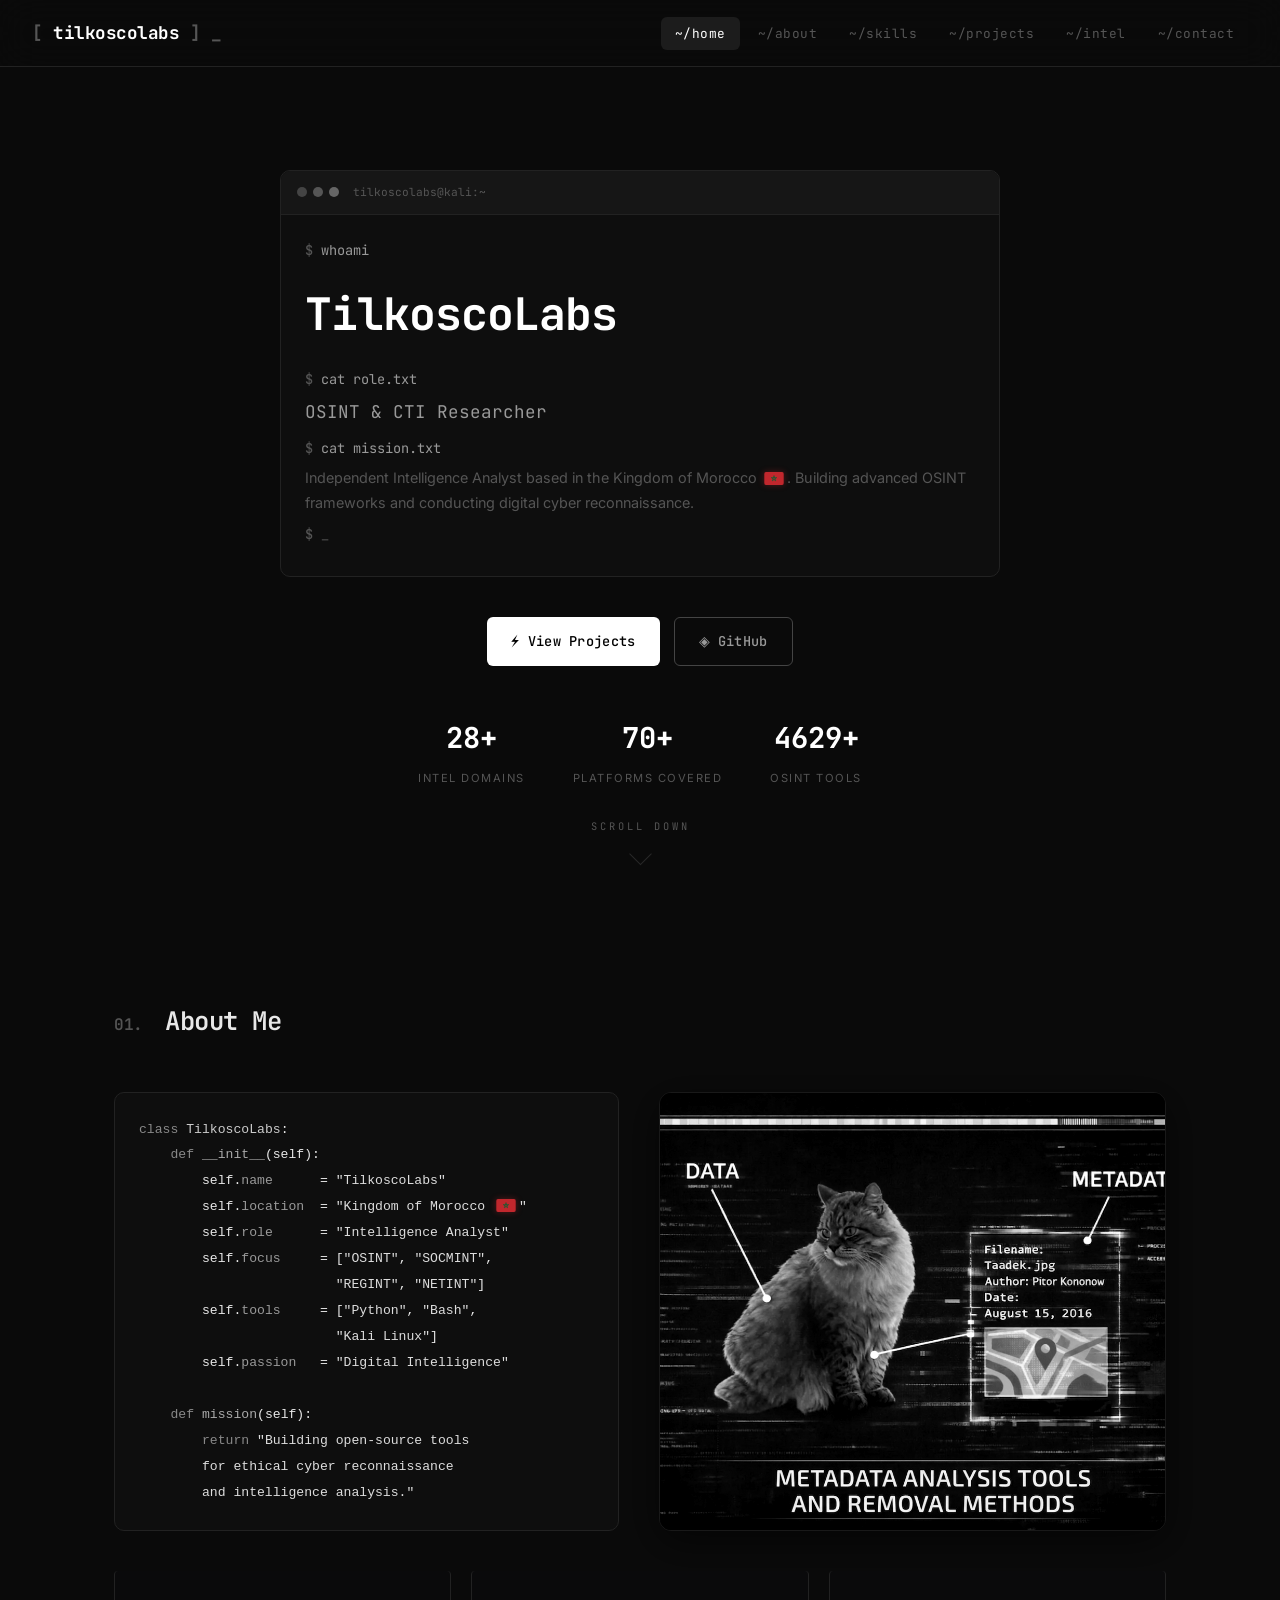
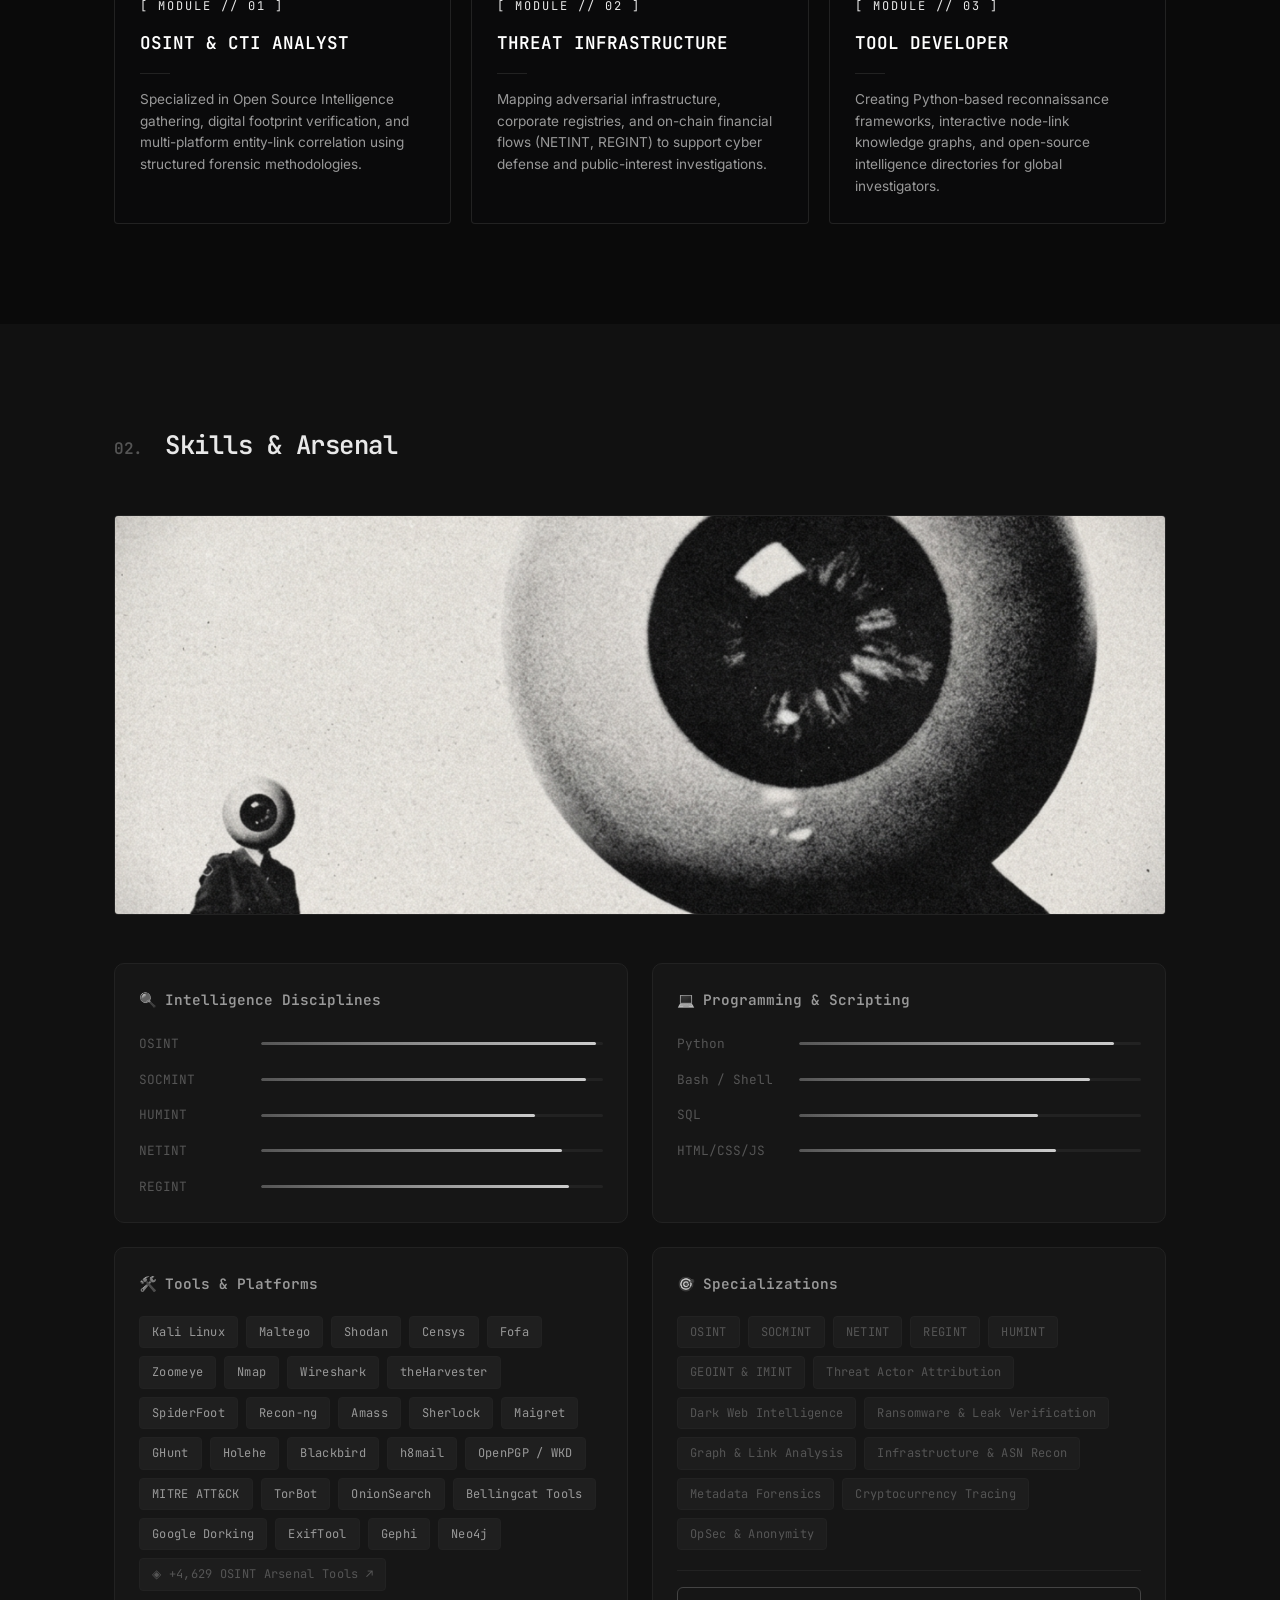
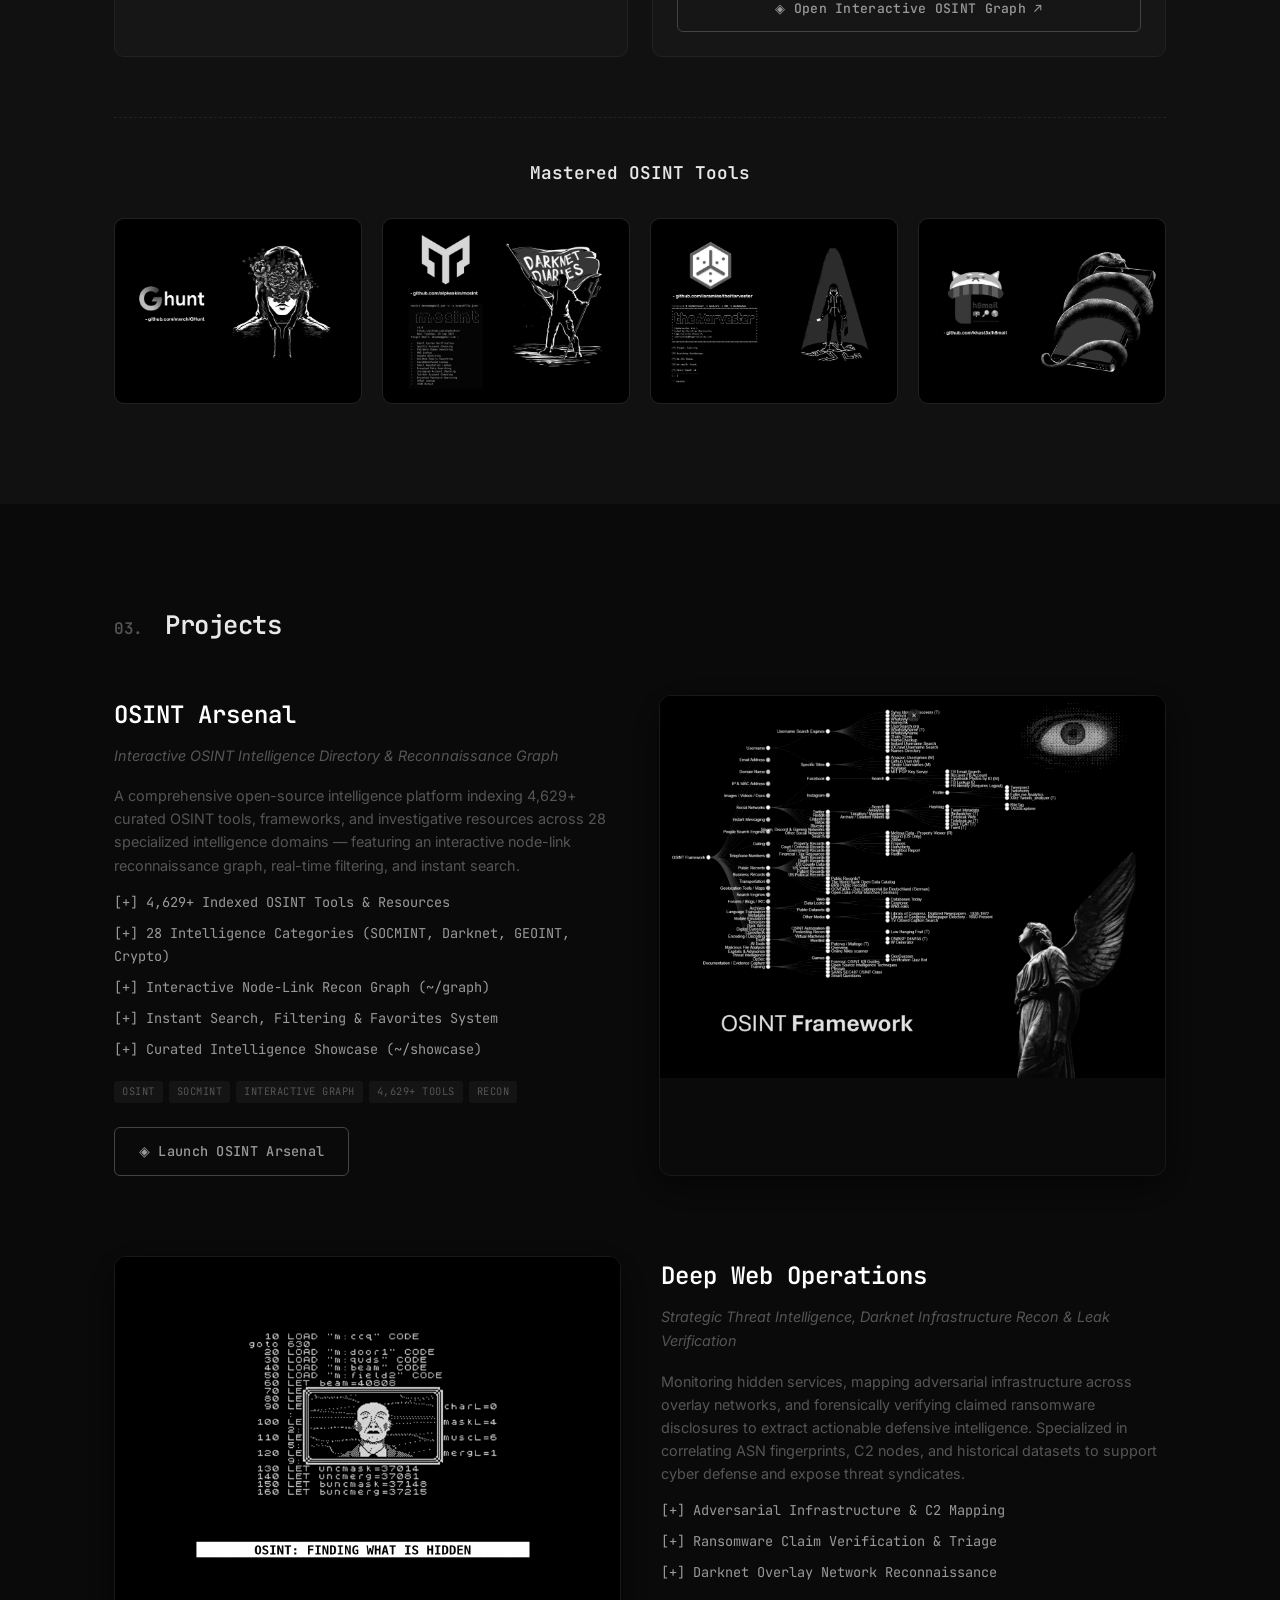
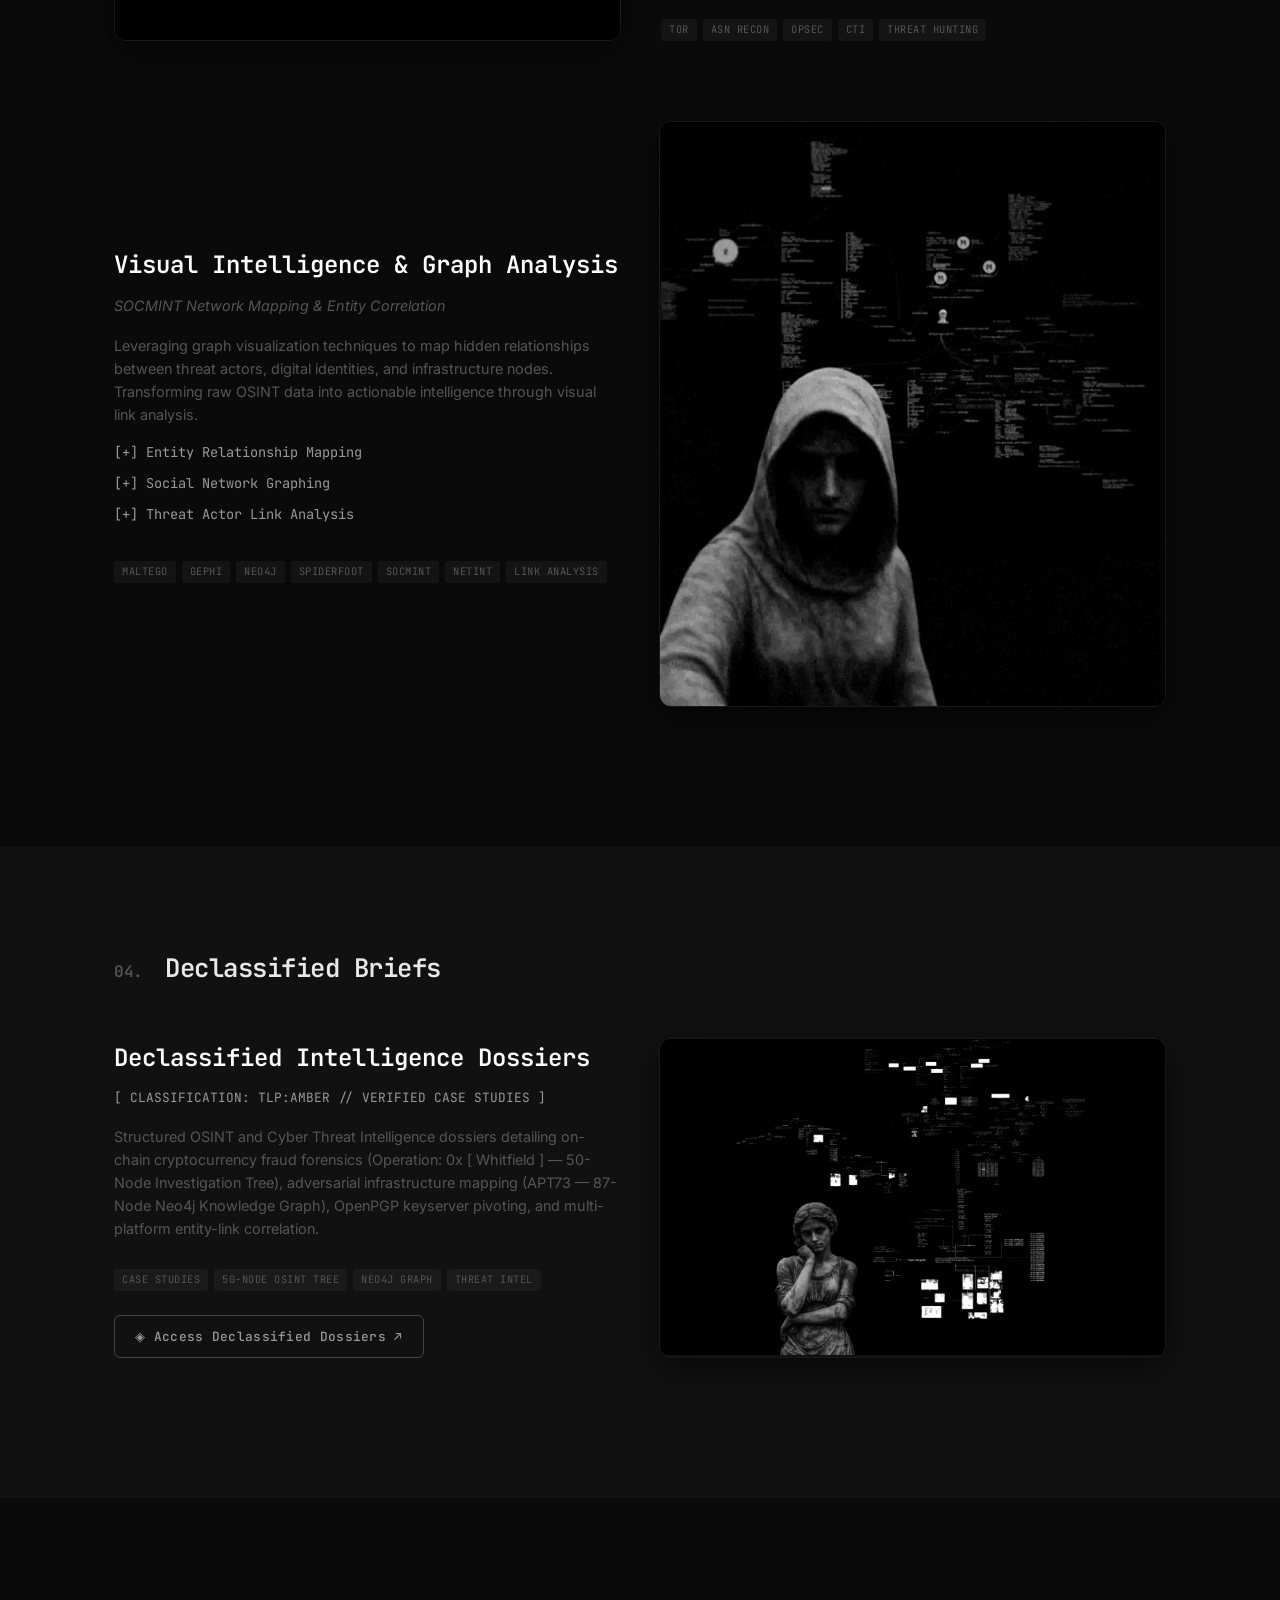
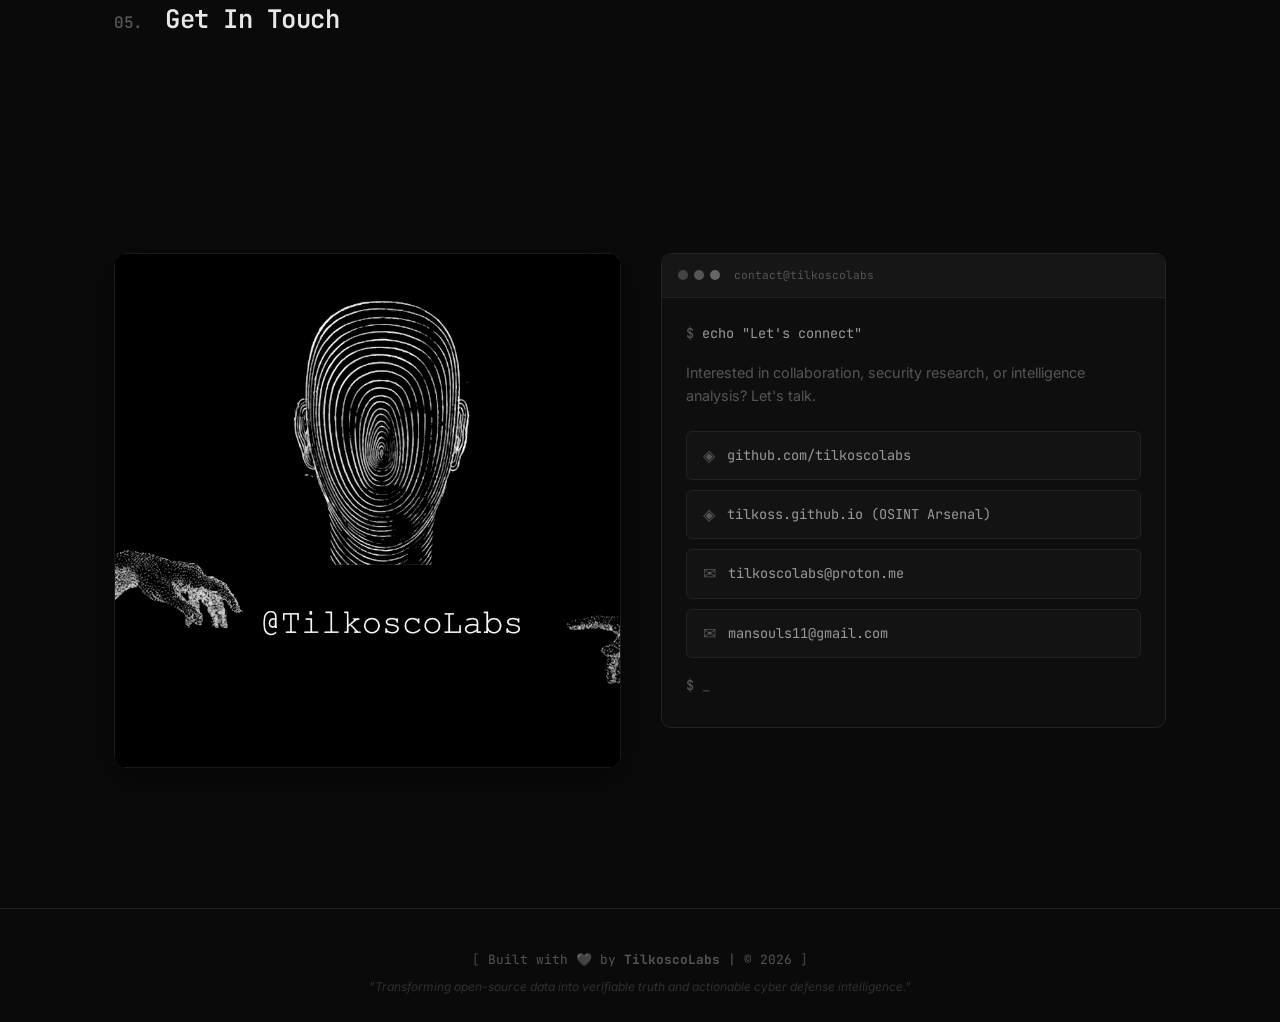
<file: index.html>
<!DOCTYPE html>
<html lang="en">
<head>
    <meta charset="UTF-8">
    <meta name="viewport" content="width=device-width, initial-scale=1.0">
    <meta name="description" content="TilkoscoLabs (Soulaimane Mtlk) — Independent OSINT & Cyber Threat Intelligence (CTI) Researcher. Building open-source investigative frameworks and conducting public-interest digital reconnaissance.">
    <title>TilkoscoLabs | Independent OSINT &amp; Cyber Threat Intelligence Researcher</title>
    <link rel="preconnect" href="https://fonts.googleapis.com">
    <link rel="preconnect" href="https://fonts.gstatic.com" crossorigin>
    <link href="https://fonts.googleapis.com/css2?family=JetBrains+Mono:wght@300;400;500;700&family=Inter:wght@300;400;500;600;700&display=swap" rel="stylesheet">
    <link rel="stylesheet" href="style.css">
</head>
<body>

    <!-- Matrix Rain Canvas -->
    <canvas id="matrix-rain"></canvas>

    <!-- Scan Line Effect -->
    <div class="scanline"></div>

    <!-- Navigation -->
    <nav class="navbar" id="navbar">
        <div class="nav-brand">
            <span class="brand-bracket">[</span>
            <span class="brand-text">tilkoscolabs</span>
            <span class="brand-bracket">]</span>
            <span class="cursor-blink">_</span>
        </div>
        <ul class="nav-links">
            <li><a href="#home" class="nav-link active">~/home</a></li>
            <li><a href="#about" class="nav-link">~/about</a></li>
            <li><a href="#skills" class="nav-link">~/skills</a></li>
            <li><a href="#projects" class="nav-link">~/projects</a></li>
            <li><a href="#intelligence" class="nav-link">~/intel</a></li>
            <li><a href="#contact" class="nav-link">~/contact</a></li>
        </ul>
        <button class="nav-toggle" id="nav-toggle" aria-label="Toggle menu">
            <span></span><span></span><span></span>
        </button>
    </nav>

    <!-- Hero Section -->
    <section class="hero" id="home">
        <div class="hero-content">
            <div class="terminal-window">
                <div class="terminal-header">
                    <div class="terminal-dot red"></div>
                    <div class="terminal-dot yellow"></div>
                    <div class="terminal-dot green"></div>
                    <span class="terminal-title">tilkoscolabs@kali:~</span>
                </div>
                <div class="terminal-body">
                    <p class="terminal-line"><span class="prompt">$</span> <span class="command">whoami</span></p>
                    <h1 class="glitch-text" data-text="TilkoscoLabs">TilkoscoLabs</h1>
                    <p class="terminal-line"><span class="prompt">$</span> <span class="command">cat role.txt</span></p>
                    <p class="typing-text" id="typing-text"></p>
                    <p class="terminal-line"><span class="prompt">$</span> <span class="command">cat mission.txt</span></p>
                    <p class="hero-desc">Independent Intelligence Analyst based in the Kingdom of Morocco <svg xmlns="http://www.w3.org/2000/svg" viewBox="0 0 900 600" style="width:20px;height:13px;vertical-align:-2px;display:inline-block;margin:0 3px;border-radius:2px;box-shadow:0 0 6px rgba(193,39,45,0.4);" aria-label="Morocco"><rect width="900" height="600" fill="#c1272d"/><path d="M450.0,165.0 L529.4,409.2 L321.6,258.3 L578.4,258.3 L370.6,409.2 Z" fill="none" stroke="#006233" stroke-width="28" stroke-linejoin="round"/></svg>. Building advanced OSINT frameworks and conducting digital cyber reconnaissance.</p>
                    <p class="terminal-line">
                        <span class="prompt">$</span> <span class="cursor-blink">_</span>
                    </p>
                </div>
            </div>
            <div class="hero-cta">
                <a href="https://tilkoss.github.io/" class="btn btn-primary">
                    <span class="btn-icon">⚡</span> View Projects
                </a>
                <a href="https://github.com/tilkoscolabs" target="_blank" class="btn btn-outline">
                    <span class="btn-icon">◈</span> GitHub
                </a>
            </div>
            <div class="hero-stats">
                <div class="stat-item">
                    <span class="stat-number" data-target="28">0</span>
                    <span class="stat-label">Intel Domains</span>
                </div>
                <div class="stat-item">
                    <span class="stat-number" data-target="70">0</span>
                    <span class="stat-label">Platforms Covered</span>
                </div>
                <div class="stat-item" onclick="window.location.href='https://tilkoss.github.io/'" style="cursor: pointer;" title="Open OSINT Arsenal (4,629+ Tools)">
                    <span class="stat-number" data-target="4629">0</span>
                    <span class="stat-label">OSINT Tools</span>
                </div>
            </div>
        </div>
        <div class="scroll-indicator">
            <span>scroll down</span>
            <div class="scroll-arrow"></div>
        </div>
    </section>

    <!-- About Section -->
    <section class="section" id="about">
        <div class="container">
            <h2 class="section-title">
                <span class="section-number">01.</span> About Me
            </h2>
            <div class="split-layout fade-in">
                <div class="split-text">
                    <div class="code-block">
                        <pre><code><span class="keyword">class</span> <span class="class-name">TilkoscoLabs</span>:
    <span class="keyword">def</span> <span class="func">__init__</span>(self):
        self.<span class="attr">name</span>      = <span class="string">"TilkoscoLabs"</span>
        self.<span class="attr">location</span>  = <span class="string">"Kingdom of Morocco <svg xmlns="http://www.w3.org/2000/svg" viewBox="0 0 900 600" style="width:20px;height:13px;vertical-align:-2px;display:inline-block;margin:0 3px;border-radius:2px;box-shadow:0 0 6px rgba(193,39,45,0.4);" aria-label="Morocco"><rect width="900" height="600" fill="#c1272d"/><path d="M450.0,165.0 L529.4,409.2 L321.6,258.3 L578.4,258.3 L370.6,409.2 Z" fill="none" stroke="#006233" stroke-width="28" stroke-linejoin="round"/></svg>"</span>
        self.<span class="attr">role</span>      = <span class="string">"Intelligence Analyst"</span>
        self.<span class="attr">focus</span>     = [<span class="string">"OSINT"</span>, <span class="string">"SOCMINT"</span>,
                         <span class="string">"REGINT"</span>, <span class="string">"NETINT"</span>]
        self.<span class="attr">tools</span>     = [<span class="string">"Python"</span>, <span class="string">"Bash"</span>,
                         <span class="string">"Kali Linux"</span>]
        self.<span class="attr">passion</span>   = <span class="string">"Digital Intelligence"</span>

    <span class="keyword">def</span> <span class="func">mission</span>(self):
        <span class="keyword">return</span> <span class="string">"Building open-source tools
        for ethical cyber reconnaissance
        and intelligence analysis."</span></code></pre>
                    </div>
                </div>
                <div class="split-image">
                    <img src="assets/images/metadata.jpg" alt="Data vs Metadata Analysis - OSINT">
                </div>
            </div>
            
            <div class="about-cards" style="display: grid; grid-template-columns: repeat(auto-fit, minmax(280px, 1fr)); gap: 20px; margin-top: 40px;">
                    <div class="info-card" style="background: rgba(10,10,12,0.8); border: 1px solid var(--border); border-top: 2px solid var(--accent-1); border-radius: 4px; padding: 25px; transition: all 0.3s ease;">
                        <div style="font-family: var(--font-mono); font-size: 0.75rem; color: var(--accent-1); margin-bottom: 12px; letter-spacing: 2px;">[ MODULE // 01 ]</div>
                        <h3 style="font-family: var(--font-mono); font-size: 1.1rem; margin-bottom: 15px; text-transform: uppercase;">OSINT &amp; CTI Analyst</h3>
                        <div style="width: 30px; height: 1px; background: var(--border); margin-bottom: 15px;"></div>
                        <p style="font-size: 0.85rem; color: var(--text-secondary); line-height: 1.6;">Specialized in Open Source Intelligence gathering, digital footprint verification, and multi-platform entity-link correlation using structured forensic methodologies.</p>
                    </div>
                    <div class="info-card" style="background: rgba(10,10,12,0.8); border: 1px solid var(--border); border-top: 2px solid var(--accent-1); border-radius: 4px; padding: 25px; transition: all 0.3s ease;">
                        <div style="font-family: var(--font-mono); font-size: 0.75rem; color: var(--accent-1); margin-bottom: 12px; letter-spacing: 2px;">[ MODULE // 02 ]</div>
                        <h3 style="font-family: var(--font-mono); font-size: 1.1rem; margin-bottom: 15px; text-transform: uppercase;">Threat Infrastructure</h3>
                        <div style="width: 30px; height: 1px; background: var(--border); margin-bottom: 15px;"></div>
                        <p style="font-size: 0.85rem; color: var(--text-secondary); line-height: 1.6;">Mapping adversarial infrastructure, corporate registries, and on-chain financial flows (NETINT, REGINT) to support cyber defense and public-interest investigations.</p>
                    </div>
                    <div class="info-card" style="background: rgba(10,10,12,0.8); border: 1px solid var(--border); border-top: 2px solid var(--accent-1); border-radius: 4px; padding: 25px; transition: all 0.3s ease;">
                        <div style="font-family: var(--font-mono); font-size: 0.75rem; color: var(--accent-1); margin-bottom: 12px; letter-spacing: 2px;">[ MODULE // 03 ]</div>
                        <h3 style="font-family: var(--font-mono); font-size: 1.1rem; margin-bottom: 15px; text-transform: uppercase;">Tool Developer</h3>
                        <div style="width: 30px; height: 1px; background: var(--border); margin-bottom: 15px;"></div>
                        <p style="font-size: 0.85rem; color: var(--text-secondary); line-height: 1.6;">Creating Python-based reconnaissance frameworks, interactive node-link knowledge graphs, and open-source intelligence directories for global investigators.</p>
                    </div>
                </div>
        </div>
    </section>

    <!-- Skills Section -->
    <section class="section section-dark" id="skills">
        <div class="container">
            <h2 class="section-title">
                <span class="section-number">02.</span> Skills & Arsenal
            </h2>
            <img src="assets/images/Eys1.jpg" alt="Intelligence Gathering Visual" style="width: 100%; max-height: 400px; object-fit: cover; margin-bottom: 40px; border-radius: 4px; border: 1px solid var(--border);">
            <div class="skills-grid">
                <div class="skill-category">
                    <h3 class="skill-category-title">
                        <span class="category-icon">🔍</span> Intelligence Disciplines
                    </h3>
                    <div class="skill-items">
                        <div class="skill-item"><span class="skill-name">OSINT</span><div class="skill-bar"><div class="skill-fill" data-width="98"></div></div></div>
                        <div class="skill-item"><span class="skill-name">SOCMINT</span><div class="skill-bar"><div class="skill-fill" data-width="95"></div></div></div>
                        <div class="skill-item"><span class="skill-name">HUMINT</span><div class="skill-bar"><div class="skill-fill" data-width="80"></div></div></div>
                        <div class="skill-item"><span class="skill-name">NETINT</span><div class="skill-bar"><div class="skill-fill" data-width="88"></div></div></div>
                        <div class="skill-item"><span class="skill-name">REGINT</span><div class="skill-bar"><div class="skill-fill" data-width="90"></div></div></div>
                    </div>
                </div>
                <div class="skill-category">
                    <h3 class="skill-category-title">
                        <span class="category-icon">💻</span> Programming & Scripting
                    </h3>
                    <div class="skill-items">
                        <div class="skill-item"><span class="skill-name">Python</span><div class="skill-bar"><div class="skill-fill" data-width="92"></div></div></div>
                        <div class="skill-item"><span class="skill-name">Bash / Shell</span><div class="skill-bar"><div class="skill-fill" data-width="85"></div></div></div>
                        <div class="skill-item"><span class="skill-name">SQL</span><div class="skill-bar"><div class="skill-fill" data-width="70"></div></div></div>
                        <div class="skill-item"><span class="skill-name">HTML/CSS/JS</span><div class="skill-bar"><div class="skill-fill" data-width="75"></div></div></div>
                    </div>
                </div>
                <div class="skill-category">
                    <h3 class="skill-category-title">
                        <span class="category-icon">🛠️</span> Tools & Platforms
                    </h3>
                    <div class="skill-tags">
                        <span class="tag">Kali Linux</span>
                        <span class="tag">Maltego</span>
                        <span class="tag">Shodan</span>
                        <span class="tag">Censys</span>
                        <span class="tag">Fofa</span>
                        <span class="tag">Zoomeye</span>
                        <span class="tag">Nmap</span>
                        <span class="tag">Wireshark</span>
                        <span class="tag">theHarvester</span>
                        <span class="tag">SpiderFoot</span>
                        <span class="tag">Recon-ng</span>
                        <span class="tag">Amass</span>
                        <span class="tag">Sherlock</span>
                        <span class="tag">Maigret</span>
                        <span class="tag">GHunt</span>
                        <span class="tag">Holehe</span>
                        <span class="tag">Blackbird</span>
                        <span class="tag">h8mail</span>
                        <span class="tag">OpenPGP / WKD</span>
                        <span class="tag">MITRE ATT&amp;CK</span>
                        <span class="tag">TorBot</span>
                        <span class="tag">OnionSearch</span>
                        <span class="tag">Bellingcat Tools</span>
                        <span class="tag">Google Dorking</span>
                        <span class="tag">ExifTool</span>
                        <span class="tag">Gephi</span>
                        <span class="tag">Neo4j</span>
                        <a href="https://tilkoss.github.io/" class="tag accent" style="text-decoration: none; display: inline-flex; align-items: center; gap: 6px; cursor: pointer;">◈ +4,629 OSINT Arsenal Tools ↗</a>
                    </div>
                </div>
                <div class="skill-category" style="display: flex; flex-direction: column; justify-content: space-between;">
                    <div>
                        <h3 class="skill-category-title">
                            <span class="category-icon">🎯</span> Specializations
                        </h3>
                        <div class="skill-tags">
                            <span class="tag accent">OSINT</span>
                            <span class="tag accent">SOCMINT</span>
                            <span class="tag accent">NETINT</span>
                            <span class="tag accent">REGINT</span>
                            <span class="tag accent">HUMINT</span>
                            <span class="tag accent">GEOINT &amp; IMINT</span>
                            <span class="tag accent">Threat Actor Attribution</span>
                            <span class="tag accent">Dark Web Intelligence</span>
                            <span class="tag accent">Ransomware &amp; Leak Verification</span>
                            <span class="tag accent">Graph &amp; Link Analysis</span>
                            <span class="tag accent">Infrastructure &amp; ASN Recon</span>
                            <span class="tag accent">Metadata Forensics</span>
                            <span class="tag accent">Cryptocurrency Tracing</span>
                            <span class="tag accent">OpSec &amp; Anonymity</span>
                        </div>
                    </div>
                    <div style="margin-top: 20px; padding-top: 16px; border-top: 1px solid var(--border);">
                        <a href="https://tilkoss.github.io/" class="btn btn-outline" style="width: 100%; justify-content: center; font-size: 0.82rem; padding: 10px 16px;">
                            <span class="btn-icon">◈</span> Open Interactive OSINT Graph ↗
                        </a>
                    </div>
                </div>
            </div>
            
            <!-- OSINT Tools Bento Box -->
            <div class="bento-section fade-in">
                <h3 class="bento-heading">Mastered OSINT Tools</h3>
                <div class="bento-grid">
                    <div class="bento-card">
                        <img src="assets/images/ghunt.jpg" alt="GHunt">
                    </div>
                    <div class="bento-card">
                        <img src="assets/images/mosint.jpg" alt="Mosint">
                    </div>
                    <div class="bento-card">
                        <img src="assets/images/theharvester.jpg" alt="TheHarvester">
                    </div>
                    <div class="bento-card">
                        <img src="assets/images/h8mail.jpg" alt="h8mail">
                    </div>
                </div>
            </div>
        </div>
    </section>

    <!-- Projects Section -->
    <section class="section" id="projects">
        <div class="container">
            <h2 class="section-title">
                <span class="section-number">03.</span> Projects
            </h2>
            <div class="split-layout fade-in">
                <div class="split-text">
                    <h3 class="project-title" style="font-size: 1.5rem; margin-bottom: 8px;">OSINT Arsenal</h3>
                    <p class="project-subtitle" style="font-size: 0.9rem; margin-bottom: 16px;">Interactive OSINT Intelligence Directory &amp; Reconnaissance Graph</p>
                    <p class="project-desc" style="font-size: 0.9rem;">A comprehensive open-source intelligence platform indexing 4,629+ curated OSINT tools, frameworks, and investigative resources across 28 specialized intelligence domains — featuring an interactive node-link reconnaissance graph, real-time filtering, and instant search.</p>
                    <div class="project-features" style="display: flex; flex-direction: column; gap: 8px; font-size: 0.85rem; margin-bottom: 20px; font-family: var(--font-mono); color: var(--text-secondary);">
                        <span>[+] 4,629+ Indexed OSINT Tools &amp; Resources</span>
                        <span>[+] 28 Intelligence Categories (SOCMINT, Darknet, GEOINT, Crypto)</span>
                        <span>[+] Interactive Node-Link Recon Graph (~/graph)</span>
                        <span>[+] Instant Search, Filtering &amp; Favorites System</span>
                        <span>[+] Curated Intelligence Showcase (~/showcase)</span>
                    </div>
                    <div class="project-tags" style="margin-bottom: 24px;">
                        <span class="tag-sm">OSINT</span>
                        <span class="tag-sm">SOCMINT</span>
                        <span class="tag-sm">Interactive Graph</span>
                        <span class="tag-sm">4,629+ Tools</span>
                        <span class="tag-sm">Recon</span>
                    </div>
                    <div>
                        <a href="https://tilkoss.github.io/" class="btn btn-outline">
                            <span class="btn-icon">◈</span> Launch OSINT Arsenal
                        </a>
                    </div>
                </div>
                <div class="split-image">
                    <a href="https://tilkoss.github.io/" style="display: block;">
                        <img src="assets/images/Farmework.jpg" alt="OSINT Arsenal &amp; Interactive Graph">
                    </a>
                </div>
            </div>

            <div class="split-layout reverse fade-in" style="margin-top: 80px; margin-bottom: 80px;">
                <div class="split-text">
                    <h3 class="project-title" style="font-size: 1.5rem; margin-bottom: 8px;">Deep Web Operations</h3>
                    <p class="project-subtitle" style="font-size: 0.9rem; margin-bottom: 16px;">Strategic Threat Intelligence, Darknet Infrastructure Recon &amp; Leak Verification</p>
                    <p class="project-desc" style="font-size: 0.9rem;">Monitoring hidden services, mapping adversarial infrastructure across overlay networks, and forensically verifying claimed ransomware disclosures to extract actionable defensive intelligence. Specialized in correlating ASN fingerprints, C2 nodes, and historical datasets to support cyber defense and expose threat syndicates.</p>
                    <div class="project-features" style="display: flex; flex-direction: column; gap: 8px; font-size: 0.85rem; margin-bottom: 20px; font-family: var(--font-mono); color: var(--text-secondary);">
                        <span>[+] Adversarial Infrastructure &amp; C2 Mapping</span>
                        <span>[+] Ransomware Claim Verification &amp; Triage</span>
                        <span>[+] Darknet Overlay Network Reconnaissance</span>
                    </div>
                    <div class="project-tags" style="margin-top: 15px;">
                        <span class="tag-sm">Tor</span>
                        <span class="tag-sm">ASN Recon</span>
                        <span class="tag-sm">OpSec</span>
                        <span class="tag-sm">CTI</span>
                        <span class="tag-sm">Threat Hunting</span>
                    </div>
                </div>
                <div class="split-image">
                    <img src="assets/images/Hidden.jpg" alt="Deep Web Operations">
                </div>
            </div>

            <div class="split-layout fade-in" style="margin-top: 80px;">
                <div class="split-text">
                    <h3 class="project-title" style="font-size: 1.5rem; margin-bottom: 8px;">Visual Intelligence & Graph Analysis</h3>
                    <p class="project-subtitle" style="font-size: 0.9rem; margin-bottom: 16px;">SOCMINT Network Mapping & Entity Correlation</p>
                    <p class="project-desc" style="font-size: 0.9rem;">Leveraging graph visualization techniques to map hidden relationships between threat actors, digital identities, and infrastructure nodes. Transforming raw OSINT data into actionable intelligence through visual link analysis.</p>
                    <div class="project-features" style="display: flex; flex-direction: column; gap: 8px; font-size: 0.85rem; margin-bottom: 20px; font-family: var(--font-mono); color: var(--text-secondary);">
                        <span>[+] Entity Relationship Mapping</span>
                        <span>[+] Social Network Graphing</span>
                        <span>[+] Threat Actor Link Analysis</span>
                    </div>
                    <div class="project-tags" style="margin-top: 15px;">
                        <span class="tag-sm">Maltego</span>
                        <span class="tag-sm">Gephi</span>
                        <span class="tag-sm">Neo4j</span>
                        <span class="tag-sm">SpiderFoot</span>
                        <span class="tag-sm">SOCMINT</span>
                        <span class="tag-sm">NETINT</span>
                        <span class="tag-sm">Link Analysis</span>
                    </div>
                </div>
                <div class="split-image">
                    <img src="assets/images/graphvisul.jpg" alt="Visual Intelligence Graph Analysis">
                </div>
            </div>
        </div>
    </section>

    <!-- Intelligence Briefs Section -->
    <section class="section section-dark" id="intelligence">
        <div class="container">
            <h2 class="section-title">
                <span class="section-number">04.</span> Declassified Briefs
            </h2>
            <div class="split-layout fade-in">
                <div class="split-text">
                    <h3 class="project-title" style="font-size: 1.5rem; margin-bottom: 8px;">Declassified Intelligence Dossiers</h3>
                    <div style="font-family: var(--font-mono); font-size: 0.8rem; color: var(--text-secondary); margin-bottom: 16px;">[ CLASSIFICATION: TLP:AMBER // VERIFIED CASE STUDIES ]</div>
                    <p class="project-desc" style="font-size: 0.9rem;">Structured OSINT and Cyber Threat Intelligence dossiers detailing on-chain cryptocurrency fraud forensics (Operation: 0x [ Whitfield ] — 50-Node Investigation Tree), adversarial infrastructure mapping (APT73 — 87-Node Neo4j Knowledge Graph), OpenPGP keyserver pivoting, and multi-platform entity-link correlation.</p>
                    <div class="project-tags" style="margin-top: 15px;">
                        <span class="tag-sm">Case Studies</span>
                        <span class="tag-sm">50-Node OSINT Tree</span>
                        <span class="tag-sm">Neo4j Graph</span>
                        <span class="tag-sm">Threat Intel</span>
                    </div>
                    <div style="margin-top: 24px;">
                        <a href="declassified.html?v=24" class="btn btn-outline" style="padding: 10px 20px; font-size: 0.8rem;">◈ Access Declassified Dossiers ↗</a>
                    </div>
                </div>
                <div class="split-image">
                    <a href="declassified.html?v=24" style="display: block;">
                        <img src="assets/images/OpsecOsint.jpg?v=18" alt="OPSEC &amp; Open Source Intelligence">
                    </a>
                </div>
            </div>
        </div>
    </section>

    <!-- Contact Section -->
    <section class="section" id="contact">
        <div class="container">
            <h2 class="section-title">
                <span class="section-number">05.</span> Get In Touch
            </h2>
            
            <div class="fade-in" style="max-width: 700px; margin: 0 auto 50px auto; color: var(--text-secondary); font-style: italic; font-size: 0.95rem; line-height: 1.6; border-left: 3px solid var(--text-secondary); background: rgba(255,255,255,0.02); padding: 20px; border-radius: 4px;">
                "All intelligence gathering and reconnaissance operations are conducted strictly within legal boundaries (White Hat) with an unwavering commitment to operational security (OPSEC) and national cyber defense."
            </div>

            <div class="split-layout reverse fade-in">
                <div class="split-text">
                    <div class="contact-content" style="max-width: 100%;">
                        <div class="terminal-window contact-terminal">
                            <div class="terminal-header">
                                <div class="terminal-dot red"></div>
                                <div class="terminal-dot yellow"></div>
                                <div class="terminal-dot green"></div>
                                <span class="terminal-title">contact@tilkoscolabs</span>
                            </div>
                            <div class="terminal-body">
                                <p class="terminal-line"><span class="prompt">$</span> <span class="command">echo "Let's connect"</span></p>
                                <p class="contact-text">Interested in collaboration, security research, or intelligence analysis? Let's talk.</p>
                                <div class="contact-links" style="margin-bottom: 16px;">
                                    <a href="https://github.com/tilkoscolabs" target="_blank" class="contact-link">
                                        <span class="link-icon">◈</span>
                                        <span>github.com/tilkoscolabs</span>
                                    </a>
                                    <a href="https://tilkoss.github.io/" target="_blank" class="contact-link">
                                        <span class="link-icon">◈</span>
                                        <span>tilkoss.github.io (OSINT Arsenal)</span>
                                    </a>
                                    <a href="mailto:tilkoscolabs@proton.me" class="contact-link">
                                        <span class="link-icon">✉</span>
                                        <span>tilkoscolabs@proton.me</span>
                                    </a>
                                    <a href="mailto:mansouls11@gmail.com" class="contact-link">
                                        <span class="link-icon">✉</span>
                                        <span>mansouls11@gmail.com</span>
                                    </a>
                                </div>
                                <p class="terminal-line"><span class="prompt">$</span> <span class="cursor-blink">_</span></p>
                            </div>
                        </div>
                    </div>
                </div>
                <div class="split-image" style="background: #000000; display: flex; align-items: center; justify-content: center;">
                    <img src="assets/images/TilkosLabs.jpg" alt="TilkosLabs Contact" style="width: 100%; height: 100%; object-fit: cover; display: block;">
                </div>
            </div>
        </div>
    </section>

    <!-- Footer -->
    <footer class="footer">
        <div class="container">
            <p class="footer-text">
                <span class="footer-bracket">[</span>
                Built with 🖤 by <strong>TilkoscoLabs</strong> | © 2026
                <span class="footer-bracket">]</span>
            </p>
            <p class="footer-quote">"Transforming open-source data into verifiable truth and actionable cyber defense intelligence."</p>
        </div>
    </footer>

    <script src="script.js"></script>
</body>
</html>
</file>
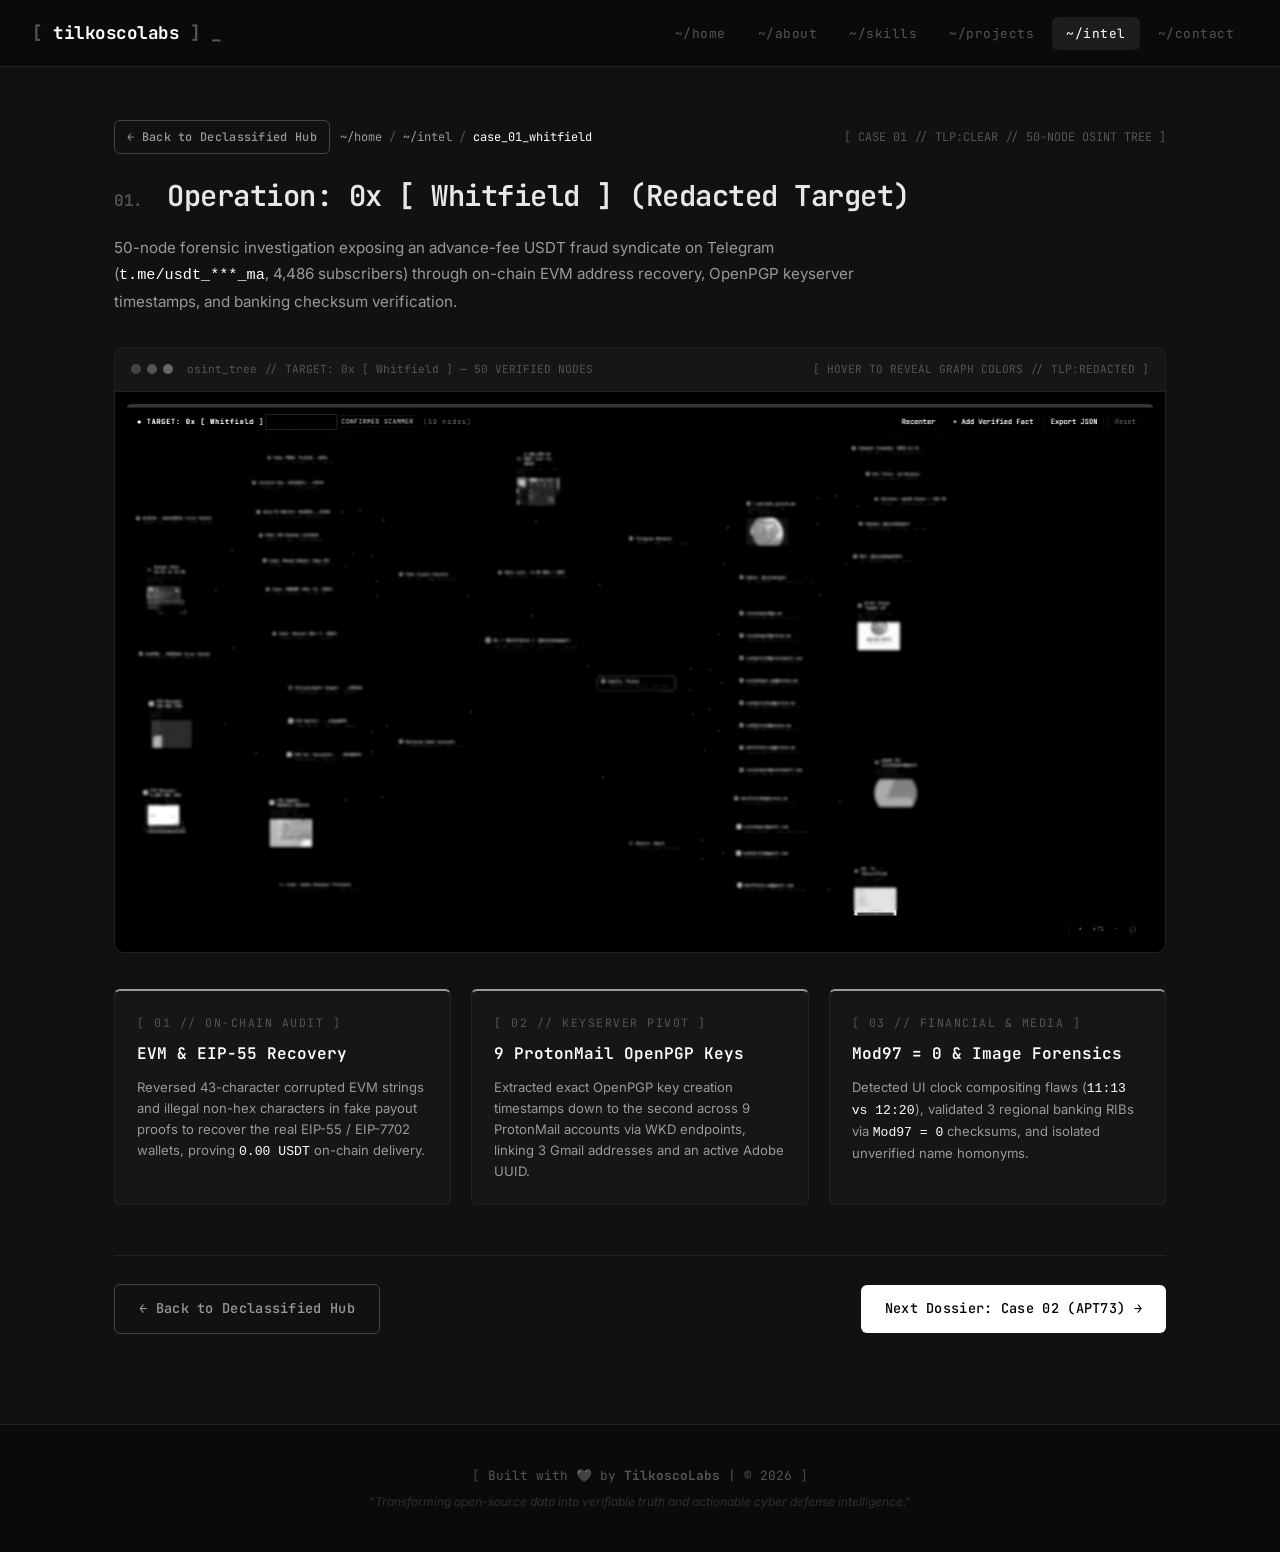
<file: case-0x-whitfield.html>
<!DOCTYPE html>
<html lang="en">
<head>
    <meta charset="UTF-8">
    <meta name="viewport" content="width=device-width, initial-scale=1.0">
    <meta name="robots" content="noindex, nofollow, noarchive, nosnippet">
    <meta name="googlebot" content="noindex, nofollow">
    <meta name="yandex" content="none">
    <meta name="description" content="Case 01: Operation 0x [ Whitfield ] (Redacted Target) — 50-Node On-Chain Crypto Fraud Forensics & Syndicate Attribution Dossier by TilkoscoLabs.">
    <title>Case 01: 0x [ Whitfield ] (Redacted Target) | TilkoscoLabs Declassified</title>
    <link rel="preconnect" href="https://fonts.googleapis.com">
    <link rel="preconnect" href="https://fonts.gstatic.com" crossorigin>
    <link href="https://fonts.googleapis.com/css2?family=JetBrains+Mono:wght@300;400;500;700&family=Inter:wght@300;400;500;600;700&display=swap" rel="stylesheet">
    <link rel="stylesheet" href="style.css">
    <style>
        .fade-in { opacity: 1 !important; transform: none !important; }
        .graph-hover-img {
            filter: grayscale(100%) contrast(1.12);
            transition: filter 0.4s ease, transform 0.4s ease;
        }
        .graph-hover-img:hover,
        .terminal-window:hover .graph-hover-img {
            filter: grayscale(0%) contrast(1);
        }
        .case-summary {
            max-width: 780px;
            color: var(--text-secondary);
            font-size: 0.95rem;
            line-height: 1.7;
            margin-bottom: 32px;
        }
        .pillars-grid {
            display: grid;
            grid-template-columns: repeat(3, 1fr);
            gap: 20px;
            margin-top: 32px;
        }
        .terminal-title {
            white-space: nowrap;
            overflow: hidden;
            text-overflow: ellipsis;
        }
        @media (max-width: 860px) {
            .pillars-grid { grid-template-columns: 1fr; }
            .mobile-hide, .terminal-badge { display: none !important; }
            .case-section-top { padding-top: 88px !important; padding-bottom: 60px !important; }
            .case-main-title { font-size: 1.35rem !important; line-height: 1.35 !important; }
            .case-summary { font-size: 0.85rem !important; margin-bottom: 22px !important; }
        }
        @media (hover: none) {
            .graph-hover-img { filter: grayscale(0%) contrast(1); }
        }
    </style>
</head>
<body>

    <nav class="navbar" id="navbar">
        <a href="index.html" class="nav-brand" style="text-decoration: none;">
            <span class="brand-bracket">[</span>
            <span class="brand-text">tilkoscolabs</span>
            <span class="brand-bracket">]</span>
            <span class="cursor-blink">_</span>
        </a>
        <ul class="nav-links">
            <li><a href="index.html#home" class="nav-link">~/home</a></li>
            <li><a href="index.html#about" class="nav-link">~/about</a></li>
            <li><a href="index.html#skills" class="nav-link">~/skills</a></li>
            <li><a href="index.html#projects" class="nav-link">~/projects</a></li>
            <li><a href="declassified.html?v=24" class="nav-link active">~/intel</a></li>
            <li><a href="index.html#contact" class="nav-link">~/contact</a></li>
        </ul>
        <button class="nav-toggle" id="nav-toggle" aria-label="Toggle menu">
            <span></span><span></span><span></span>
        </button>
    </nav>

    <section class="section section-dark case-section-top" style="padding-top: 120px; padding-bottom: 90px;">
        <div class="container">
            <div style="display: flex; justify-content: space-between; align-items: center; flex-wrap: wrap; gap: 10px; margin-bottom: 18px;">
                <div style="display: flex; align-items: center; gap: 10px; flex-wrap: wrap;">
                    <a href="declassified.html?v=24" class="btn btn-outline" style="padding: 6px 12px; font-size: 0.74rem;">← Back to Declassified Hub</a>
                    <span style="font-family: var(--font-mono); font-size: 0.75rem; color: var(--text-dim);">
                        <a href="index.html" style="color: var(--text-secondary); text-decoration: none;">~/home</a> /
                        <a href="declassified.html?v=24" style="color: var(--text-secondary); text-decoration: none;">~/intel</a> /
                        <span style="color: #fff;">case_01_whitfield</span>
                    </span>
                </div>
                <span class="mobile-hide" style="font-family: var(--font-mono); font-size: 0.74rem; color: var(--text-dim);">[ CASE 01 // TLP:CLEAR // 50-NODE OSINT TREE ]</span>
            </div>

            <h1 class="section-title case-main-title" style="font-size: 1.8rem; margin-bottom: 14px;">
                <span class="section-number">01.</span> Operation: 0x [ Whitfield ] (Redacted Target)
            </h1>
            <p class="case-summary">
                50-node forensic investigation exposing an advance-fee USDT fraud syndicate on Telegram (<code style="color:#fff;">t.me/usdt_***_ma</code>, 4,486 subscribers) through on-chain EVM address recovery, OpenPGP keyserver timestamps, and banking checksum verification.
            </p>

            <!-- Full-Width Monochrome OSINT Tree Screenshot Showcase -->
            <div class="terminal-window" style="margin-bottom: 36px; border: 1px solid var(--border);">
                <div class="terminal-header" style="justify-content: space-between;">
                    <div style="display: flex; align-items: center; gap: 6px; min-width: 0; overflow: hidden;">
                        <div class="terminal-dot red" style="flex-shrink: 0;"></div>
                        <div class="terminal-dot yellow" style="flex-shrink: 0;"></div>
                        <div class="terminal-dot green" style="flex-shrink: 0;"></div>
                        <span class="terminal-title">osint_tree // TARGET: 0x [ Whitfield ] — 50 VERIFIED NODES</span>
                    </div>
                    <span class="terminal-badge" style="font-family: var(--font-mono); font-size: 0.7rem; color: var(--text-dim); flex-shrink: 0;">[ HOVER TO REVEAL GRAPH COLORS // TLP:REDACTED ]</span>
                </div>
                <div style="background: #000; padding: 12px;">
                    <div class="graph-container">
                        <img class="graph-hover-img" src="assets/images/coinshaper_safe.jpg" alt="TARGET: 0x [ Whitfield ] 50-Node OSINT Tree" style="width: 100%; height: auto; display: block; border-radius: 4px;">
                    </div>
                </div>
            </div>

            <!-- 3 Clean, Short, Scannable Forensic Cards (Zero Clutter) -->
            <div class="pillars-grid">
                <div class="info-card" style="background: var(--bg-card); border: 1px solid var(--border); border-top: 2px solid var(--text-secondary); border-radius: 6px; padding: 22px;">
                    <div style="font-family: var(--font-mono); font-size: 0.72rem; color: var(--text-dim); margin-bottom: 8px; letter-spacing: 1.5px;">[ 01 // ON-CHAIN AUDIT ]</div>
                    <h3 style="font-family: var(--font-mono); font-size: 1rem; margin-bottom: 10px; color: #fff;">EVM &amp; EIP-55 Recovery</h3>
                    <p style="font-size: 0.82rem; color: var(--text-secondary); line-height: 1.6;">Reversed 43-character corrupted EVM strings and illegal non-hex characters in fake payout proofs to recover the real EIP-55 / EIP-7702 wallets, proving <code style="color:#fff;">0.00 USDT</code> on-chain delivery.</p>
                </div>

                <div class="info-card" style="background: var(--bg-card); border: 1px solid var(--border); border-top: 2px solid var(--text-secondary); border-radius: 6px; padding: 22px;">
                    <div style="font-family: var(--font-mono); font-size: 0.72rem; color: var(--text-dim); margin-bottom: 8px; letter-spacing: 1.5px;">[ 02 // KEYSERVER PIVOT ]</div>
                    <h3 style="font-family: var(--font-mono); font-size: 1rem; margin-bottom: 10px; color: #fff;">9 ProtonMail OpenPGP Keys</h3>
                    <p style="font-size: 0.82rem; color: var(--text-secondary); line-height: 1.6;">Extracted exact OpenPGP key creation timestamps down to the second across 9 ProtonMail accounts via WKD endpoints, linking 3 Gmail addresses and an active Adobe UUID.</p>
                </div>

                <div class="info-card" style="background: var(--bg-card); border: 1px solid var(--border); border-top: 2px solid var(--text-secondary); border-radius: 6px; padding: 22px;">
                    <div style="font-family: var(--font-mono); font-size: 0.72rem; color: var(--text-dim); margin-bottom: 8px; letter-spacing: 1.5px;">[ 03 // FINANCIAL &amp; MEDIA ]</div>
                    <h3 style="font-family: var(--font-mono); font-size: 1rem; margin-bottom: 10px; color: #fff;">Mod97 = 0 &amp; Image Forensics</h3>
                    <p style="font-size: 0.82rem; color: var(--text-secondary); line-height: 1.6;">Detected UI clock compositing flaws (<code style="color:#fff;">11:13 vs 12:20</code>), validated 3 regional banking RIBs via <code style="color:#fff;">Mod97 = 0</code> checksums, and isolated unverified name homonyms.</p>
                </div>
            </div>

            <!-- Bottom Navigation Bar -->
            <div style="display: flex; justify-content: space-between; align-items: center; flex-wrap: wrap; gap: 16px; margin-top: 50px; padding-top: 28px; border-top: 1px solid var(--border);">
                <a href="declassified.html?v=24" class="btn btn-outline">← Back to Declassified Hub</a>
                <a href="case-bashe-apt73.html?v=24" class="btn btn-primary">Next Dossier: Case 02 (APT73) →</a>
            </div>
        </div>
    </section>

    <footer class="footer">
        <div class="container">
            <p class="footer-text">
                <span class="footer-bracket">[</span>
                Built with 🖤 by <strong>TilkoscoLabs</strong> | © 2026
                <span class="footer-bracket">]</span>
            </p>
            <p class="footer-quote">"Transforming open-source data into verifiable truth and actionable cyber defense intelligence."</p>
        </div>
    </footer>

    <script src="script.js"></script>
</body>
</html>
</file>
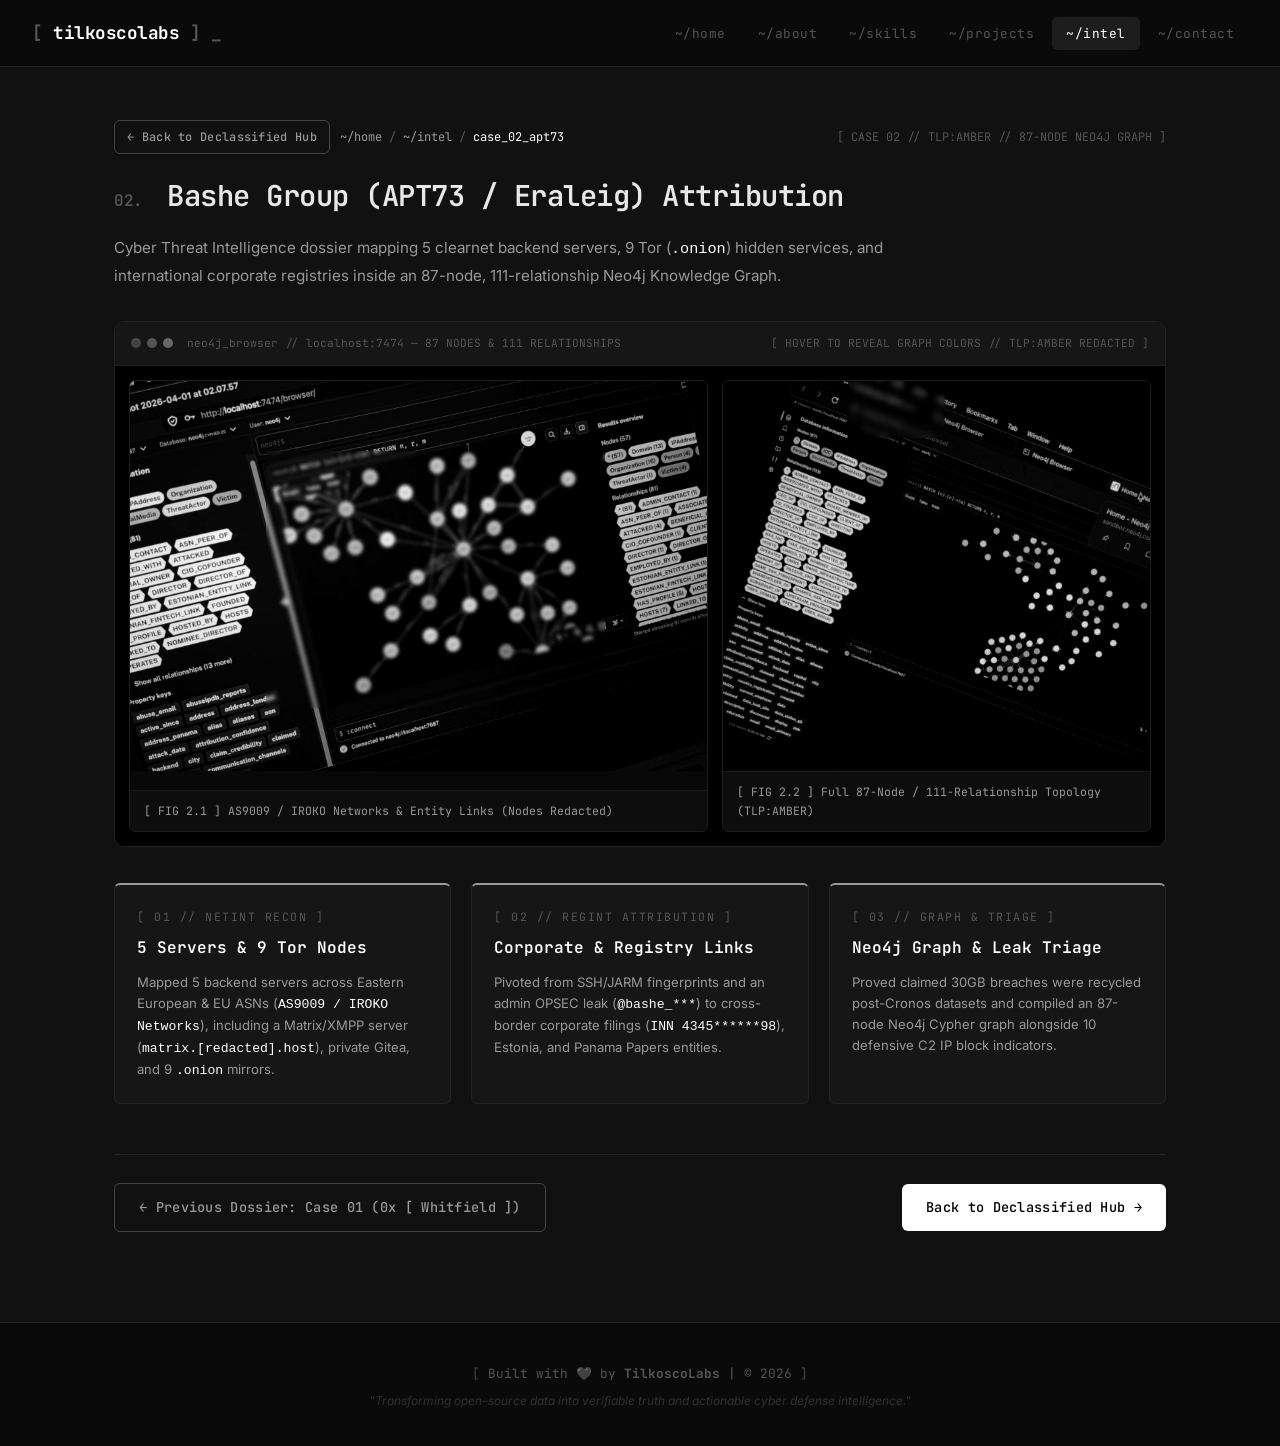
<file: case-bashe-apt73.html>
<!DOCTYPE html>
<html lang="en">
<head>
    <meta charset="UTF-8">
    <meta name="viewport" content="width=device-width, initial-scale=1.0">
    <meta name="robots" content="noindex, nofollow, noarchive, nosnippet">
    <meta name="googlebot" content="noindex, nofollow">
    <meta name="yandex" content="none">
    <meta name="description" content="Case 02: Bashe Group (APT73 / Eraleig) — Infrastructure Mapping, Registry Attribution & Neo4j Knowledge Graph Dossier by TilkoscoLabs.">
    <title>Case 02: Bashe (APT73 / Eraleig) | TilkoscoLabs Declassified</title>
    <link rel="preconnect" href="https://fonts.googleapis.com">
    <link rel="preconnect" href="https://fonts.gstatic.com" crossorigin>
    <link href="https://fonts.googleapis.com/css2?family=JetBrains+Mono:wght@300;400;500;700&family=Inter:wght@300;400;500;600;700&display=swap" rel="stylesheet">
    <link rel="stylesheet" href="style.css">
    <style>
        .fade-in { opacity: 1 !important; transform: none !important; }
        .graph-hover-img {
            filter: grayscale(100%) contrast(1.12);
            transition: filter 0.4s ease, transform 0.4s ease;
        }
        .graph-hover-img:hover,
        .terminal-window:hover .graph-hover-img {
            filter: grayscale(0%) contrast(1);
        }
        .case-summary {
            max-width: 780px;
            color: var(--text-secondary);
            font-size: 0.95rem;
            line-height: 1.7;
            margin-bottom: 32px;
        }
        .pillars-grid {
            display: grid;
            grid-template-columns: repeat(3, 1fr);
            gap: 20px;
            margin-top: 32px;
        }
        .neo4j-grid {
            display: grid;
            grid-template-columns: 1.35fr 1fr;
            gap: 14px;
            background: #000;
            padding: 14px;
        }
        .neo4j-img {
            width: 100%;
            height: 390px;
            object-fit: cover;
            display: block;
        }
        .terminal-title {
            white-space: nowrap;
            overflow: hidden;
            text-overflow: ellipsis;
        }
        @media (max-width: 860px) {
            .pillars-grid, .neo4j-grid { grid-template-columns: 1fr; }
            .mobile-hide, .terminal-badge { display: none !important; }
            .case-section-top { padding-top: 88px !important; padding-bottom: 60px !important; }
            .case-main-title { font-size: 1.35rem !important; line-height: 1.35 !important; }
            .case-summary { font-size: 0.85rem !important; margin-bottom: 22px !important; }
            .neo4j-img { height: auto !important; aspect-ratio: 16 / 10; object-fit: contain !important; background: #000; }
        }
        @media (hover: none) {
            .graph-hover-img { filter: grayscale(0%) contrast(1); }
        }
    </style>
</head>
<body>

    <nav class="navbar" id="navbar">
        <a href="index.html" class="nav-brand" style="text-decoration: none;">
            <span class="brand-bracket">[</span>
            <span class="brand-text">tilkoscolabs</span>
            <span class="brand-bracket">]</span>
            <span class="cursor-blink">_</span>
        </a>
        <ul class="nav-links">
            <li><a href="index.html#home" class="nav-link">~/home</a></li>
            <li><a href="index.html#about" class="nav-link">~/about</a></li>
            <li><a href="index.html#skills" class="nav-link">~/skills</a></li>
            <li><a href="index.html#projects" class="nav-link">~/projects</a></li>
            <li><a href="declassified.html?v=24" class="nav-link active">~/intel</a></li>
            <li><a href="index.html#contact" class="nav-link">~/contact</a></li>
        </ul>
        <button class="nav-toggle" id="nav-toggle" aria-label="Toggle menu">
            <span></span><span></span><span></span>
        </button>
    </nav>

    <section class="section section-dark case-section-top" style="padding-top: 120px; padding-bottom: 90px;">
        <div class="container">
            <div style="display: flex; justify-content: space-between; align-items: center; flex-wrap: wrap; gap: 10px; margin-bottom: 18px;">
                <div style="display: flex; align-items: center; gap: 10px; flex-wrap: wrap;">
                    <a href="declassified.html?v=24" class="btn btn-outline" style="padding: 6px 12px; font-size: 0.74rem;">← Back to Declassified Hub</a>
                    <span style="font-family: var(--font-mono); font-size: 0.75rem; color: var(--text-dim);">
                        <a href="index.html" style="color: var(--text-secondary); text-decoration: none;">~/home</a> /
                        <a href="declassified.html?v=24" style="color: var(--text-secondary); text-decoration: none;">~/intel</a> /
                        <span style="color: #fff;">case_02_apt73</span>
                    </span>
                </div>
                <span class="mobile-hide" style="font-family: var(--font-mono); font-size: 0.74rem; color: var(--text-dim);">[ CASE 02 // TLP:AMBER // 87-NODE NEO4J GRAPH ]</span>
            </div>

            <h1 class="section-title case-main-title" style="font-size: 1.8rem; margin-bottom: 14px;">
                <span class="section-number">02.</span> Bashe Group (APT73 / Eraleig) Attribution
            </h1>
            <p class="case-summary">
                Cyber Threat Intelligence dossier mapping 5 clearnet backend servers, 9 Tor (<code style="color:#fff;">.onion</code>) hidden services, and international corporate registries inside an 87-node, 111-relationship Neo4j Knowledge Graph.
            </p>

            <!-- Dual Monochrome Neo4j Knowledge Graph Showcase -->
            <div class="terminal-window" style="margin-bottom: 36px; border: 1px solid var(--border);">
                <div class="terminal-header" style="justify-content: space-between;">
                    <div style="display: flex; align-items: center; gap: 6px; min-width: 0; overflow: hidden;">
                        <div class="terminal-dot red" style="flex-shrink: 0;"></div>
                        <div class="terminal-dot yellow" style="flex-shrink: 0;"></div>
                        <div class="terminal-dot green" style="flex-shrink: 0;"></div>
                        <span class="terminal-title">neo4j_browser // localhost:7474 — 87 NODES &amp; 111 RELATIONSHIPS</span>
                    </div>
                    <span class="terminal-badge" style="font-family: var(--font-mono); font-size: 0.7rem; color: var(--text-dim); flex-shrink: 0;">[ HOVER TO REVEAL GRAPH COLORS // TLP:AMBER REDACTED ]</span>
                </div>
                <div class="neo4j-grid">
                    <div style="display: flex; flex-direction: column; justify-content: space-between; background: #080808; border: 1px solid #1c1c1c; border-radius: 6px; overflow: hidden; text-decoration: none;">
                        <img class="graph-hover-img neo4j-img" src="assets/images/apt73_safe_1.jpg" alt="Neo4j View 1 — AS9009 / IROKO Networks">
                        <div style="padding: 10px 14px; font-family: var(--font-mono); font-size: 0.72rem; color: var(--text-secondary); border-top: 1px solid #1a1a1a; background: #0d0d0d;">
                            [ FIG 2.1 ] AS9009 / IROKO Networks &amp; Entity Links (Nodes Redacted)
                        </div>
                    </div>
                    <div style="display: flex; flex-direction: column; justify-content: space-between; background: #080808; border: 1px solid #1c1c1c; border-radius: 6px; overflow: hidden; text-decoration: none;">
                        <img class="graph-hover-img neo4j-img" src="assets/images/apt73_safe_2.jpg" alt="Neo4j View 2 — Full 87-Node / 111-Relationship Topology">
                        <div style="padding: 10px 14px; font-family: var(--font-mono); font-size: 0.72rem; color: var(--text-secondary); border-top: 1px solid #1a1a1a; background: #0d0d0d;">
                            [ FIG 2.2 ] Full 87-Node / 111-Relationship Topology (TLP:AMBER)
                        </div>
                    </div>
                </div>
            </div>

            <!-- 3 Clean, Short, Scannable CTI Cards (Zero Clutter) -->
            <div class="pillars-grid">
                <div class="info-card" style="background: var(--bg-card); border: 1px solid var(--border); border-top: 2px solid var(--text-secondary); border-radius: 6px; padding: 22px;">
                    <div style="font-family: var(--font-mono); font-size: 0.72rem; color: var(--text-dim); margin-bottom: 8px; letter-spacing: 1.5px;">[ 01 // NETINT RECON ]</div>
                    <h3 style="font-family: var(--font-mono); font-size: 1rem; margin-bottom: 10px; color: #fff;">5 Servers &amp; 9 Tor Nodes</h3>
                    <p style="font-size: 0.82rem; color: var(--text-secondary); line-height: 1.6;">Mapped 5 backend servers across Eastern European &amp; EU ASNs (<code style="color:#fff;">AS9009 / IROKO Networks</code>), including a Matrix/XMPP server (<code style="color:#fff;">matrix.[redacted].host</code>), private Gitea, and 9 <code style="color:#fff;">.onion</code> mirrors.</p>
                </div>

                <div class="info-card" style="background: var(--bg-card); border: 1px solid var(--border); border-top: 2px solid var(--text-secondary); border-radius: 6px; padding: 22px;">
                    <div style="font-family: var(--font-mono); font-size: 0.72rem; color: var(--text-dim); margin-bottom: 8px; letter-spacing: 1.5px;">[ 02 // REGINT ATTRIBUTION ]</div>
                    <h3 style="font-family: var(--font-mono); font-size: 1rem; margin-bottom: 10px; color: #fff;">Corporate &amp; Registry Links</h3>
                    <p style="font-size: 0.82rem; color: var(--text-secondary); line-height: 1.6;">Pivoted from SSH/JARM fingerprints and an admin OPSEC leak (<code style="color:#fff;">@bashe_***</code>) to cross-border corporate filings (<code style="color:#fff;">INN 4345******98</code>), Estonia, and Panama Papers entities.</p>
                </div>

                <div class="info-card" style="background: var(--bg-card); border: 1px solid var(--border); border-top: 2px solid var(--text-secondary); border-radius: 6px; padding: 22px;">
                    <div style="font-family: var(--font-mono); font-size: 0.72rem; color: var(--text-dim); margin-bottom: 8px; letter-spacing: 1.5px;">[ 03 // GRAPH &amp; TRIAGE ]</div>
                    <h3 style="font-family: var(--font-mono); font-size: 1rem; margin-bottom: 10px; color: #fff;">Neo4j Graph &amp; Leak Triage</h3>
                    <p style="font-size: 0.82rem; color: var(--text-secondary); line-height: 1.6;">Proved claimed 30GB breaches were recycled post-Cronos datasets and compiled an 87-node Neo4j Cypher graph alongside 10 defensive C2 IP block indicators.</p>
                </div>
            </div>

            <!-- Bottom Navigation Bar -->
            <div style="display: flex; justify-content: space-between; align-items: center; flex-wrap: wrap; gap: 16px; margin-top: 50px; padding-top: 28px; border-top: 1px solid var(--border);">
                <a href="case-0x-whitfield.html?v=24" class="btn btn-outline">← Previous Dossier: Case 01 (0x [ Whitfield ])</a>
                <a href="declassified.html?v=24" class="btn btn-primary">Back to Declassified Hub →</a>
            </div>
        </div>
    </section>

    <footer class="footer">
        <div class="container">
            <p class="footer-text">
                <span class="footer-bracket">[</span>
                Built with 🖤 by <strong>TilkoscoLabs</strong> | © 2026
                <span class="footer-bracket">]</span>
            </p>
            <p class="footer-quote">"Transforming open-source data into verifiable truth and actionable cyber defense intelligence."</p>
        </div>
    </footer>

    <script src="script.js"></script>
</body>
</html>
</file>
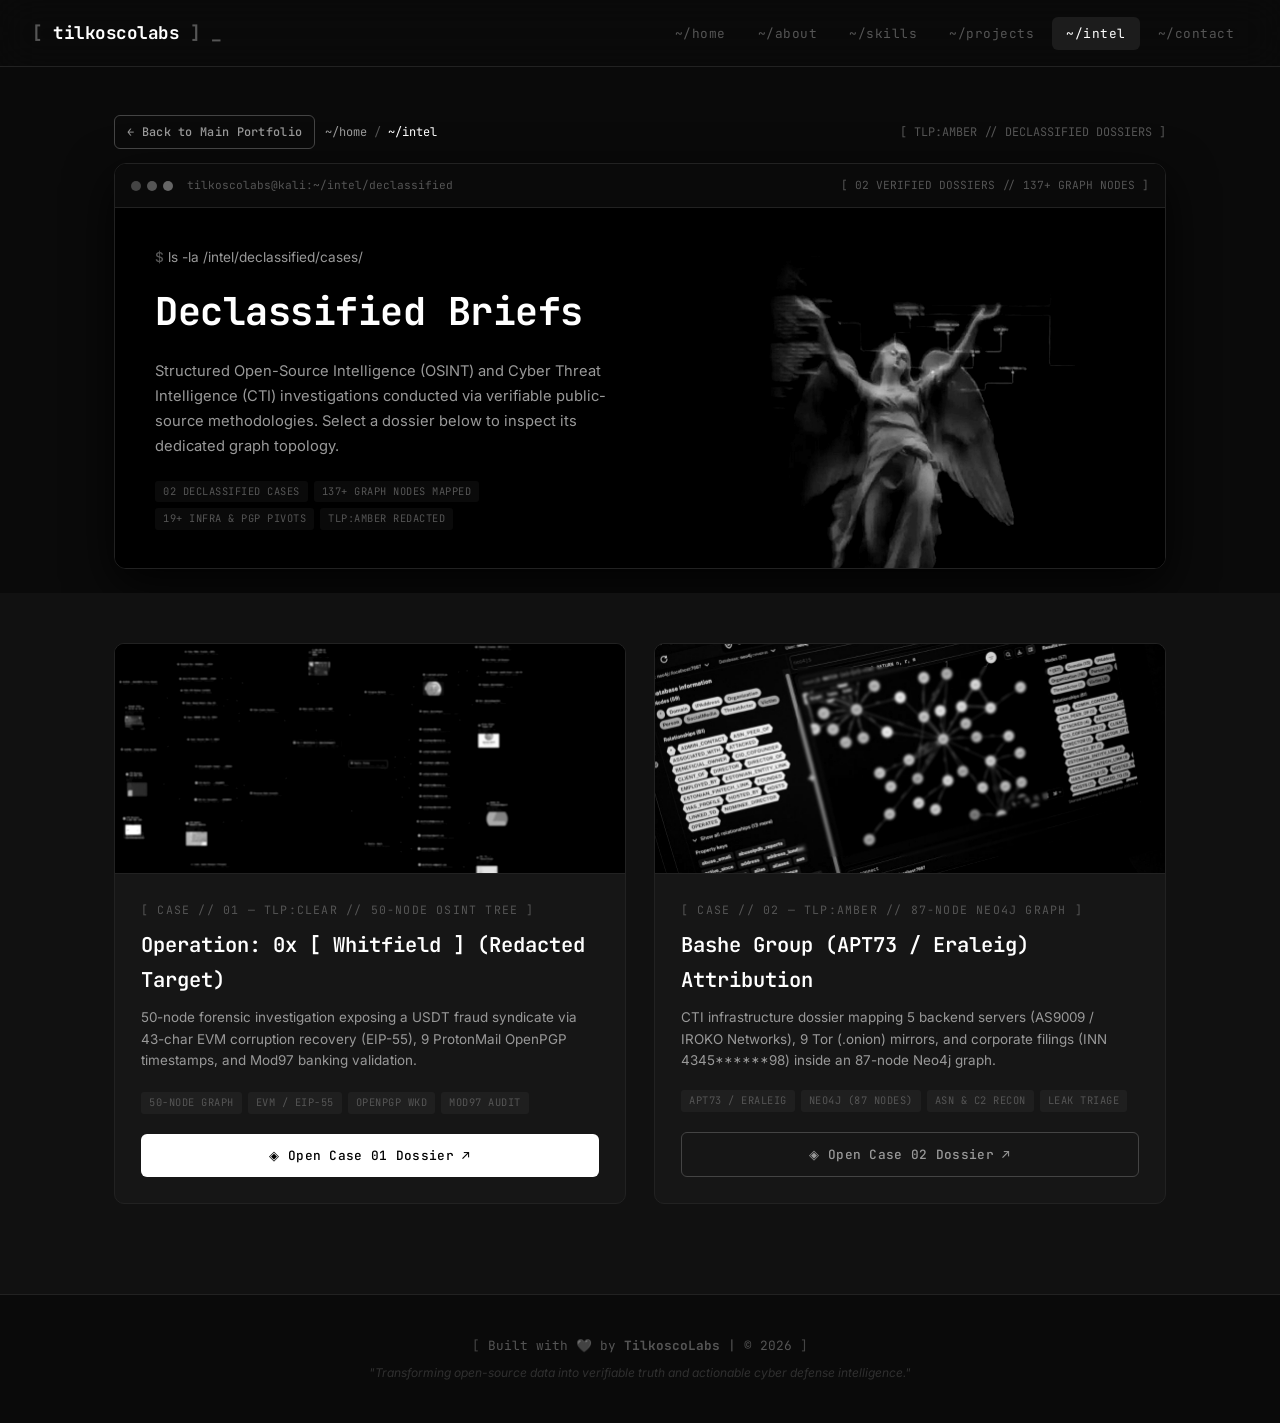
<file: declassified.html>
<!DOCTYPE html>
<html lang="en">
<head>
    <meta charset="UTF-8">
    <meta name="viewport" content="width=device-width, initial-scale=1.0">
    <meta name="robots" content="noindex, nofollow, noarchive, nosnippet">
    <meta name="googlebot" content="noindex, nofollow">
    <meta name="yandex" content="none">
    <meta name="description" content="TilkoscoLabs — Declassified Intelligence Dossiers Hub. Select an investigation case study to inspect full forensic documentation.">
    <title>Declassified Briefs | TilkoscoLabs Intelligence Hub</title>
    <link rel="preconnect" href="https://fonts.googleapis.com">
    <link rel="preconnect" href="https://fonts.gstatic.com" crossorigin>
    <link href="https://fonts.googleapis.com/css2?family=JetBrains+Mono:wght@300;400;500;700&family=Inter:wght@300;400;500;600;700&display=swap" rel="stylesheet">
    <link rel="stylesheet" href="style.css">
    <style>
        .fade-in { opacity: 1 !important; transform: none !important; }
        .dossier-grid {
            display: grid;
            grid-template-columns: repeat(2, 1fr);
            gap: 28px;
            margin-top: 10px;
        }
        @media (max-width: 820px) {
            .dossier-grid { grid-template-columns: 1fr; }
        }
        .dossier-card {
            background: var(--bg-card);
            border: 1px solid var(--border);
            border-radius: 10px;
            overflow: hidden;
            display: flex;
            flex-direction: column;
            transition: all 0.25s ease;
            text-decoration: none;
            color: inherit;
            height: 100%;
        }
        .dossier-card:hover {
            border-color: var(--text-secondary);
            transform: translateY(-4px);
            box-shadow: 0 12px 36px rgba(0, 0, 0, 0.7);
        }
        .dossier-thumb {
            width: 100%;
            height: 230px;
            background: #000;
            border-bottom: 1px solid var(--border);
            overflow: hidden;
            flex-shrink: 0;
        }
        .dossier-thumb img {
            width: 100%;
            height: 100%;
            object-fit: cover;
            filter: grayscale(100%) contrast(1.12);
            transition: filter 0.4s ease, transform 0.4s ease;
        }
        .dossier-card:hover .dossier-thumb img {
            filter: grayscale(0%) contrast(1);
            transform: scale(1.03);
        }
        .dossier-body {
            padding: 26px;
            flex: 1;
            display: flex;
            flex-direction: column;
            justify-content: space-between;
        }
        .declassified-hero-banner {
            background: #000000;
            border: 1px solid var(--border);
            border-radius: 12px;
            overflow: hidden;
            box-shadow: 0 16px 48px rgba(0, 0, 0, 0.85);
        }
        .declassified-hero-inner {
            display: grid;
            grid-template-columns: 1.05fr 0.95fr;
            align-items: center;
            min-height: 360px;
            background: #000000;
        }
        .declassified-hero-text {
            padding: 36px 40px;
            z-index: 2;
        }
        .declassified-hero-visual {
            height: 360px;
            display: flex;
            align-items: flex-end;
            justify-content: center;
            overflow: hidden;
            background: #000000;
        }
        .declassified-hero-visual img {
            height: 350px;
            width: auto;
            max-width: 100%;
            object-fit: contain;
            object-position: bottom center;
            display: block;
            filter: contrast(1.15) brightness(1.08);
            transition: transform 0.5s ease, filter 0.5s ease;
        }
        .declassified-hero-banner:hover .declassified-hero-visual img {
            transform: scale(1.04);
            filter: contrast(1.22) brightness(1.15);
        }
        .terminal-title {
            white-space: nowrap;
            overflow: hidden;
            text-overflow: ellipsis;
        }
        @media (max-width: 820px) {
            .mobile-hide, .terminal-badge { display: none !important; }
            .declassified-section-top { padding-top: 88px !important; padding-bottom: 16px !important; }
            .declassified-hero-inner {
                grid-template-columns: 1fr;
                min-height: auto;
            }
            .declassified-hero-visual {
                order: -1;
                height: 210px;
                border-bottom: 1px solid #161616;
            }
            .declassified-hero-visual img {
                height: 200px;
            }
            .declassified-hero-text {
                padding: 20px 18px !important;
            }
            .declassified-hero-text h1 {
                font-size: 1.5rem !important;
                margin: 0 0 10px !important;
            }
            .declassified-hero-text .hero-desc {
                font-size: 0.82rem !important;
                line-height: 1.55 !important;
                margin-bottom: 14px !important;
            }
            .declassified-hero-text .tag-sm {
                font-size: 0.68rem !important;
                padding: 4px 8px !important;
            }
            .dossier-thumb { height: 185px; }
            .dossier-body { padding: 18px; }
        }
        @media (hover: none) {
            .dossier-thumb img { filter: grayscale(20%) contrast(1.05); }
        }
    </style>
</head>
<body>

    <nav class="navbar" id="navbar">
        <a href="index.html" class="nav-brand" style="text-decoration: none;">
            <span class="brand-bracket">[</span>
            <span class="brand-text">tilkoscolabs</span>
            <span class="brand-bracket">]</span>
            <span class="cursor-blink">_</span>
        </a>
        <ul class="nav-links">
            <li><a href="index.html#home" class="nav-link">~/home</a></li>
            <li><a href="index.html#about" class="nav-link">~/about</a></li>
            <li><a href="index.html#skills" class="nav-link">~/skills</a></li>
            <li><a href="index.html#projects" class="nav-link">~/projects</a></li>
            <li><a href="declassified.html?v=24" class="nav-link active">~/intel</a></li>
            <li><a href="index.html#contact" class="nav-link">~/contact</a></li>
        </ul>
        <button class="nav-toggle" id="nav-toggle" aria-label="Toggle menu">
            <span></span><span></span><span></span>
        </button>
    </nav>

    <section class="section declassified-section-top" style="padding-top: 115px; padding-bottom: 24px;">
        <div class="container">
            <div style="display: flex; justify-content: space-between; align-items: center; flex-wrap: wrap; gap: 10px; margin-bottom: 14px;">
                <div style="display: flex; align-items: center; gap: 10px; flex-wrap: wrap;">
                    <a href="index.html" class="btn btn-outline" style="padding: 6px 12px; font-size: 0.74rem;">← Back to Main Portfolio</a>
                    <span style="font-family: var(--font-mono); font-size: 0.75rem; color: var(--text-dim);">
                        <a href="index.html" style="color: var(--text-secondary); text-decoration: none;">~/home</a> /
                        <span style="color: #fff;">~/intel</span>
                    </span>
                </div>
                <span class="mobile-hide" style="font-family: var(--font-mono); font-size: 0.74rem; color: var(--text-dim);">[ TLP:AMBER // DECLASSIFIED DOSSIERS ]</span>
            </div>

            <div class="declassified-hero-banner">
                <div class="terminal-header" style="justify-content: space-between; background: #0a0a0a;">
                    <div style="display: flex; align-items: center; gap: 6px; min-width: 0; overflow: hidden;">
                        <div class="terminal-dot red" style="flex-shrink: 0;"></div>
                        <div class="terminal-dot yellow" style="flex-shrink: 0;"></div>
                        <div class="terminal-dot green" style="flex-shrink: 0;"></div>
                        <span class="terminal-title">tilkoscolabs@kali:~/intel/declassified</span>
                    </div>
                    <span class="terminal-badge" style="font-family: var(--font-mono); font-size: 0.7rem; color: var(--text-dim); flex-shrink: 0;">[ 02 VERIFIED DOSSIERS // 137+ GRAPH NODES ]</span>
                </div>
                <div class="declassified-hero-inner">
                    <div class="declassified-hero-text">
                        <p class="terminal-line" style="margin-bottom: 10px;"><span class="prompt">$</span> <span class="command">ls -la /intel/declassified/cases/</span></p>
                        <h1 class="glitch-text" style="font-size: 2.4rem; margin: 0 0 14px; letter-spacing: -0.5px;">Declassified Briefs</h1>
                        <p class="hero-desc" style="color: var(--text-secondary); margin-bottom: 22px; font-size: 0.92rem; line-height: 1.7;">Structured Open-Source Intelligence (OSINT) and Cyber Threat Intelligence (CTI) investigations conducted via verifiable public-source methodologies. Select a dossier below to inspect its dedicated graph topology.</p>
                        <div class="project-tags">
                            <span class="tag-sm">02 Declassified Cases</span>
                            <span class="tag-sm">137+ Graph Nodes Mapped</span>
                            <span class="tag-sm">19+ Infra &amp; PGP Pivots</span>
                            <span class="tag-sm">TLP:AMBER Redacted</span>
                        </div>
                    </div>
                    <div class="declassified-hero-visual">
                        <img src="assets/images/declassified_banner.jpg?v=24" alt="Declassified Intelligence Banner">
                    </div>
                </div>
            </div>
        </div>
    </section>

    <section class="section section-dark" style="padding-top: 40px; padding-bottom: 90px;">
        <div class="container">
            <div class="dossier-grid">

                <!-- Card 01 -> Opens case-0x-whitfield.html -->
                <a href="case-0x-whitfield.html?v=24" class="dossier-card">
                    <div class="dossier-thumb">
                        <img src="assets/images/coinshaper_safe.jpg" alt="Case 01: Operation 0x [ Whitfield ] 50-Node OSINT Tree">
                    </div>
                    <div class="dossier-body">
                        <div>
                            <div style="font-family: var(--font-mono); font-size: 0.72rem; color: var(--text-dim); margin-bottom: 8px; letter-spacing: 1.2px;">[ CASE // 01 — TLP:CLEAR // 50-NODE OSINT TREE ]</div>
                            <h3 class="project-title" style="font-size: 1.28rem; margin-bottom: 10px;">Operation: 0x [ Whitfield ] (Redacted Target)</h3>
                            <p class="project-desc" style="color: var(--text-secondary); font-size: 0.84rem; line-height: 1.6; margin-bottom: 18px;">50-node forensic investigation exposing a USDT fraud syndicate via 43-char EVM corruption recovery (EIP-55), 9 ProtonMail OpenPGP timestamps, and Mod97 banking validation.</p>
                        </div>
                        <div>
                            <div class="project-tags" style="margin-bottom: 20px;">
                                <span class="tag-sm">50-Node Graph</span>
                                <span class="tag-sm">EVM / EIP-55</span>
                                <span class="tag-sm">OpenPGP WKD</span>
                                <span class="tag-sm">Mod97 Audit</span>
                            </div>
                            <span class="btn btn-primary" style="width: 100%; justify-content: center; font-size: 0.8rem; padding: 11px 16px;">
                                ◈ Open Case 01 Dossier ↗
                            </span>
                        </div>
                    </div>
                </a>

                <!-- Card 02 -> Opens case-bashe-apt73.html -->
                <a href="case-bashe-apt73.html?v=24" class="dossier-card">
                    <div class="dossier-thumb">
                        <img src="assets/images/apt73_safe_1.jpg" alt="Case 02: Bashe (APT73 / Eraleig) Infrastructure Attribution">
                    </div>
                    <div class="dossier-body">
                        <div>
                            <div style="font-family: var(--font-mono); font-size: 0.72rem; color: var(--text-dim); margin-bottom: 8px; letter-spacing: 1.2px;">[ CASE // 02 — TLP:AMBER // 87-NODE NEO4J GRAPH ]</div>
                            <h3 class="project-title" style="font-size: 1.28rem; margin-bottom: 10px;">Bashe Group (APT73 / Eraleig) Attribution</h3>
                            <p class="project-desc" style="color: var(--text-secondary); font-size: 0.84rem; line-height: 1.6; margin-bottom: 18px;">CTI infrastructure dossier mapping 5 backend servers (AS9009 / IROKO Networks), 9 Tor (.onion) mirrors, and corporate filings (INN 4345******98) inside an 87-node Neo4j graph.</p>
                        </div>
                        <div>
                            <div class="project-tags" style="margin-bottom: 20px;">
                                <span class="tag-sm">APT73 / Eraleig</span>
                                <span class="tag-sm">Neo4j (87 Nodes)</span>
                                <span class="tag-sm">ASN &amp; C2 Recon</span>
                                <span class="tag-sm">Leak Triage</span>
                            </div>
                            <span class="btn btn-outline" style="width: 100%; justify-content: center; font-size: 0.8rem; padding: 11px 16px;">
                                ◈ Open Case 02 Dossier ↗
                            </span>
                        </div>
                    </div>
                </a>

            </div>
        </div>
    </section>

    <footer class="footer">
        <div class="container">
            <p class="footer-text">
                <span class="footer-bracket">[</span>
                Built with 🖤 by <strong>TilkoscoLabs</strong> | © 2026
                <span class="footer-bracket">]</span>
            </p>
            <p class="footer-quote">"Transforming open-source data into verifiable truth and actionable cyber defense intelligence."</p>
        </div>
    </footer>

    <script src="script.js"></script>
</body>
</html>
</file>
<file: style.css>
/* ═══════════════════════════════════════════════
   TilkoscoLabs Portfolio
   Clean Monochrome Dark Theme
   ═══════════════════════════════════════════════ */

/* ── CSS Variables ── */
:root {
    --bg-primary: #0a0a0a;
    --bg-secondary: #111111;
    --bg-card: #161616;
    --bg-card-hover: #1c1c1c;
    --bg-terminal: #0e0e0e;
    --text-primary: #e8e8e8;
    --text-secondary: #999999;
    --text-dim: #555555;
    --accent: #ffffff;
    --accent-dim: rgba(255, 255, 255, 0.06);
    --border: #222222;
    --border-hover: #444444;
    --font-mono: 'JetBrains Mono', 'Fira Code', monospace;
    --font-sans: 'Inter', -apple-system, sans-serif;
}

/* ── Reset & Base ── */
*, *::before, *::after {
    margin: 0;
    padding: 0;
    box-sizing: border-box;
}

html {
    scroll-behavior: smooth;
    scroll-padding-top: 80px;
}

body {
    font-family: var(--font-sans);
    background: var(--bg-primary);
    color: var(--text-primary);
    line-height: 1.7;
    overflow-x: hidden;
}

::selection {
    background: rgba(255, 255, 255, 0.15);
    color: #fff;
}

/* ── Hide effects ── */
#matrix-rain, .scanline { display: none !important; }

/* ── Container ── */
.container {
    max-width: 1100px;
    margin: 0 auto;
    padding: 0 24px;
}

/* ── Navigation ── */
.navbar {
    position: fixed;
    top: 0;
    left: 0;
    right: 0;
    z-index: 1000;
    padding: 18px 32px;
    display: flex;
    justify-content: space-between;
    align-items: center;
    background: rgba(10, 10, 10, 0.9);
    backdrop-filter: blur(20px);
    border-bottom: 1px solid var(--border);
    transition: all 0.3s ease;
}

.navbar.scrolled {
    padding: 12px 32px;
}

.nav-brand {
    font-family: var(--font-mono);
    font-size: 1.1rem;
    font-weight: 700;
    color: var(--text-primary);
    letter-spacing: -0.5px;
}

.brand-bracket { color: var(--text-dim); }
.brand-text { color: #fff; }

.cursor-blink {
    animation: blink 1s infinite;
    color: var(--text-dim);
}

@keyframes blink {
    0%, 50% { opacity: 1; }
    51%, 100% { opacity: 0; }
}

.nav-links {
    display: flex;
    list-style: none;
    gap: 4px;
}

.nav-link {
    font-family: var(--font-mono);
    font-size: 0.8rem;
    color: var(--text-dim);
    text-decoration: none;
    padding: 8px 14px;
    border-radius: 6px;
    transition: all 0.2s ease;
    letter-spacing: 0.5px;
}

.nav-link:hover {
    color: var(--text-primary);
    background: var(--accent-dim);
}

.nav-link.active {
    color: #fff;
    background: rgba(255, 255, 255, 0.08);
}

.nav-toggle {
    display: none;
    flex-direction: column;
    gap: 5px;
    background: none;
    border: none;
    cursor: pointer;
    padding: 4px;
}

.nav-toggle span {
    width: 22px;
    height: 1.5px;
    background: var(--text-secondary);
    transition: all 0.3s ease;
}

/* ── Hero Section ── */
.hero {
    min-height: 100vh;
    display: flex;
    flex-direction: column;
    justify-content: center;
    align-items: center;
    padding: 120px 24px 60px;
    position: relative;
}

.hero-content {
    text-align: center;
    max-width: 720px;
}

/* Terminal Window */
.terminal-window {
    background: var(--bg-terminal);
    border: 1px solid var(--border);
    border-radius: 10px;
    overflow: hidden;
    text-align: left;
    margin-bottom: 40px;
}

.terminal-header {
    display: flex;
    align-items: center;
    gap: 6px;
    padding: 12px 16px;
    background: var(--bg-card);
    border-bottom: 1px solid var(--border);
}

.terminal-dot {
    width: 10px;
    height: 10px;
    border-radius: 50%;
}

.terminal-dot.red { background: #444; }
.terminal-dot.yellow { background: #555; }
.terminal-dot.green { background: #666; }

.terminal-title {
    font-family: var(--font-mono);
    font-size: 0.7rem;
    color: var(--text-dim);
    margin-left: 8px;
}

.terminal-body {
    padding: 24px;
    font-family: var(--font-mono);
}

.terminal-line {
    margin-bottom: 6px;
    font-size: 0.85rem;
}

.prompt { color: var(--text-dim); font-weight: 500; }
.command { color: var(--text-secondary); }

/* Glitch text — simplified to just white */
.glitch-text {
    font-family: var(--font-mono);
    font-size: 2.8rem;
    font-weight: 700;
    color: #ffffff;
    margin: 8px 0 16px;
    position: relative;
    display: inline-block;
    letter-spacing: -1px;
}

/* Remove glitch animations */
.glitch-text::before,
.glitch-text::after {
    display: none;
}

.typing-text {
    font-size: 1.1rem;
    color: var(--text-secondary);
    margin-bottom: 10px;
    min-height: 28px;
}

.hero-desc {
    color: var(--text-dim);
    font-family: var(--font-sans);
    font-size: 0.9rem;
    margin-bottom: 8px;
}

/* Hero CTAs */
.hero-cta {
    display: flex;
    gap: 14px;
    justify-content: center;
    margin-bottom: 48px;
}

.btn {
    font-family: var(--font-mono);
    font-size: 0.85rem;
    padding: 12px 24px;
    border-radius: 6px;
    text-decoration: none;
    display: inline-flex;
    align-items: center;
    gap: 8px;
    transition: all 0.2s ease;
    font-weight: 500;
    cursor: pointer;
    border: none;
    letter-spacing: 0.3px;
}

.btn-primary {
    background: #fff;
    color: #000;
}

.btn-primary:hover {
    background: #e0e0e0;
    transform: translateY(-1px);
}

.btn-outline {
    background: transparent;
    color: var(--text-secondary);
    border: 1px solid var(--border-hover);
}

.btn-outline:hover {
    background: var(--accent-dim);
    color: #fff;
    border-color: #666;
    transform: translateY(-1px);
}

/* Hero Stats */
.hero-stats {
    display: flex;
    justify-content: center;
    gap: 48px;
}

.stat-item {
    text-align: center;
}

.stat-number {
    font-family: var(--font-mono);
    font-size: 1.8rem;
    font-weight: 700;
    color: #fff;
    display: block;
}

.stat-label {
    font-size: 0.7rem;
    color: var(--text-dim);
    text-transform: uppercase;
    letter-spacing: 1.5px;
}

/* Scroll Indicator */
.scroll-indicator {
    position: absolute;
    bottom: 30px;
    left: 50%;
    transform: translateX(-50%);
    text-align: center;
    animation: float 2.5s infinite ease-in-out;
}

.scroll-indicator span {
    font-family: var(--font-mono);
    font-size: 0.65rem;
    color: var(--text-dim);
    text-transform: uppercase;
    letter-spacing: 3px;
}

.scroll-arrow {
    width: 16px;
    height: 16px;
    border-right: 1px solid var(--text-dim);
    border-bottom: 1px solid var(--text-dim);
    transform: rotate(45deg);
    margin: 8px auto;
    opacity: 0.4;
}

@keyframes float {
    0%, 100% { transform: translateX(-50%) translateY(0); }
    50% { transform: translateX(-50%) translateY(8px); }
}

/* ── Section Styles ── */
.section {
    padding: 100px 0;
    position: relative;
}

.section-dark {
    background: var(--bg-secondary);
}

.section-title {
    font-family: var(--font-mono);
    font-size: 1.6rem;
    font-weight: 600;
    margin-bottom: 48px;
    color: var(--text-primary);
    letter-spacing: -0.5px;
}

.section-number {
    color: var(--text-dim);
    font-size: 1rem;
    margin-right: 8px;
}

/* ── About Section ── */
.about-grid {
    display: grid;
    grid-template-columns: 1fr 1fr;
    gap: 40px;
    align-items: start;
}

.code-block {
    background: var(--bg-terminal);
    border: 1px solid var(--border);
    border-radius: 10px;
    padding: 24px;
    overflow-x: auto;
}

.code-block pre {
    margin: 0;
    font-family: var(--font-mono);
    font-size: 0.82rem;
    line-height: 1.9;
}

.keyword { color: #888; }
.class-name { color: #ccc; }
.func { color: #aaa; }
.attr { color: #999; }
.string { color: #ddd; }

.about-cards {
    display: flex;
    flex-direction: column;
    gap: 12px;
}

.info-card {
    background: var(--bg-card);
    border: 1px solid var(--border);
    border-radius: 10px;
    padding: 20px;
    transition: all 0.2s ease;
}

.info-card:hover {
    border-color: var(--border-hover);
    background: var(--bg-card-hover);
    transform: translateX(4px);
}

.card-icon {
    font-size: 1.3rem;
    margin-bottom: 8px;
    filter: grayscale(1) brightness(1.2);
}

.info-card h3 {
    font-family: var(--font-mono);
    font-size: 0.95rem;
    color: #fff;
    margin-bottom: 6px;
    font-weight: 600;
}

.info-card p {
    font-size: 0.82rem;
    color: var(--text-dim);
    line-height: 1.6;
}

/* ── Skills Section ── */
.skills-grid {
    display: grid;
    grid-template-columns: 1fr 1fr;
    gap: 24px;
}

.skill-category {
    background: var(--bg-card);
    border: 1px solid var(--border);
    border-radius: 10px;
    padding: 24px;
    transition: all 0.2s ease;
}

.skill-category:hover {
    border-color: var(--border-hover);
}

.skill-category-title {
    font-family: var(--font-mono);
    font-size: 0.9rem;
    color: var(--text-secondary);
    margin-bottom: 20px;
    display: flex;
    align-items: center;
    gap: 8px;
    font-weight: 600;
}

.category-icon {
    filter: grayscale(1);
}

.skill-items {
    display: flex;
    flex-direction: column;
    gap: 14px;
}

.skill-item {
    display: flex;
    align-items: center;
    gap: 12px;
}

.skill-name {
    font-family: var(--font-mono);
    font-size: 0.8rem;
    color: var(--text-dim);
    min-width: 110px;
}

.skill-bar {
    flex: 1;
    height: 3px;
    background: var(--border);
    border-radius: 2px;
    overflow: hidden;
}

.skill-fill {
    height: 100%;
    background: linear-gradient(90deg, #555 0%, #ccc 100%);
    border-radius: 2px;
    width: 0;
    transition: width 1.5s ease;
}

.skill-tags {
    display: flex;
    flex-wrap: wrap;
    gap: 8px;
}

.tag {
    font-family: var(--font-mono);
    font-size: 0.75rem;
    padding: 5px 12px;
    background: rgba(255, 255, 255, 0.04);
    color: var(--text-secondary);
    border: 1px solid var(--border);
    border-radius: 4px;
    transition: all 0.2s ease;
    letter-spacing: 0.3px;
}

.tag:hover {
    background: rgba(255, 255, 255, 0.08);
    border-color: var(--border-hover);
    color: #fff;
}

.tag.accent {
    background: rgba(255, 255, 255, 0.03);
    color: var(--text-dim);
    border-color: var(--border);
}

.tag.accent:hover {
    background: rgba(255, 255, 255, 0.07);
    color: var(--text-secondary);
    border-color: var(--border-hover);
}

/* ── Projects Section ── */
.projects-grid {
    display: grid;
    grid-template-columns: 1fr 1fr 1fr;
    gap: 20px;
}

.project-card {
    background: var(--bg-card);
    border: 1px solid var(--border);
    border-radius: 10px;
    padding: 24px;
    transition: all 0.25s ease;
    position: relative;
    overflow: hidden;
}

.project-card::before {
    content: '';
    position: absolute;
    top: 0;
    left: 0;
    right: 0;
    height: 1px;
    background: linear-gradient(90deg, transparent, #555, transparent);
    opacity: 0;
    transition: opacity 0.3s ease;
}

.project-card:hover {
    border-color: var(--border-hover);
    transform: translateY(-4px);
}

.project-card:hover::before { opacity: 1; }

.project-card.featured {
    border-color: #333;
}

.project-header {
    display: flex;
    justify-content: space-between;
    align-items: flex-start;
    margin-bottom: 14px;
}

.project-icon {
    font-size: 1.6rem;
    filter: grayscale(1) brightness(1.3);
}

.project-link {
    color: var(--text-dim);
    transition: color 0.2s ease;
}

.project-link:hover {
    color: #fff;
}

.project-title {
    font-family: var(--font-mono);
    font-size: 1.15rem;
    font-weight: 600;
    color: #fff;
    margin-bottom: 4px;
}

.project-subtitle {
    font-size: 0.8rem;
    color: var(--text-dim);
    margin-bottom: 12px;
    font-style: italic;
}

.project-desc {
    font-size: 0.85rem;
    color: var(--text-dim);
    margin-bottom: 14px;
    line-height: 1.6;
}

.project-features {
    display: flex;
    flex-direction: column;
    gap: 4px;
    margin-bottom: 14px;
    font-size: 0.75rem;
    color: var(--text-dim);
    font-family: var(--font-mono);
}

.project-tags {
    display: flex;
    flex-wrap: wrap;
    gap: 6px;
}

.tag-sm {
    font-family: var(--font-mono);
    font-size: 0.65rem;
    padding: 2px 8px;
    background: rgba(255, 255, 255, 0.04);
    color: var(--text-dim);
    border-radius: 3px;
    letter-spacing: 0.5px;
    text-transform: uppercase;
}

/* ── Certifications ── */
.certs-grid {
    display: grid;
    grid-template-columns: repeat(4, 1fr);
    gap: 16px;
}

.cert-card {
    background: var(--bg-card);
    border: 1px solid var(--border);
    border-radius: 10px;
    padding: 24px;
    text-align: center;
    transition: all 0.2s ease;
}

.cert-card:hover {
    border-color: var(--border-hover);
    transform: translateY(-2px);
}

.cert-icon {
    font-size: 2rem;
    margin-bottom: 12px;
    filter: grayscale(1) brightness(1.2);
}

.cert-card h3 {
    font-family: var(--font-mono);
    font-size: 0.9rem;
    color: var(--text-primary);
    margin-bottom: 6px;
    font-weight: 600;
}

.cert-card p {
    font-size: 0.75rem;
    color: var(--text-dim);
    margin-bottom: 12px;
    line-height: 1.5;
}

.cert-status {
    font-family: var(--font-mono);
    font-size: 0.65rem;
    padding: 3px 10px;
    border-radius: 3px;
    text-transform: uppercase;
    letter-spacing: 1px;
}

.cert-status.in-progress {
    background: rgba(255, 255, 255, 0.05);
    color: var(--text-secondary);
    border: 1px solid var(--border);
}

.cert-status.planned {
    background: rgba(255, 255, 255, 0.03);
    color: var(--text-dim);
    border: 1px solid var(--border);
}

.cert-status.completed {
    background: rgba(255, 255, 255, 0.08);
    color: #fff;
    border: 1px solid #444;
}

/* ── Contact Section ── */
.contact-content {
    max-width: 560px;
    margin: 0 auto;
}

.contact-terminal {
    border-color: var(--border);
}

.contact-text {
    color: var(--text-dim);
    font-family: var(--font-sans);
    margin: 16px 0 24px;
    line-height: 1.6;
    font-size: 0.9rem;
}

.contact-links {
    display: flex;
    flex-direction: column;
    gap: 10px;
    margin-bottom: 24px;
}

.contact-link {
    display: flex;
    align-items: center;
    gap: 12px;
    color: var(--text-secondary);
    text-decoration: none;
    font-family: var(--font-mono);
    font-size: 0.85rem;
    padding: 10px 16px;
    background: rgba(255, 255, 255, 0.02);
    border: 1px solid var(--border);
    border-radius: 6px;
    transition: all 0.2s ease;
}

.contact-link:hover {
    background: rgba(255, 255, 255, 0.05);
    border-color: var(--border-hover);
    color: #fff;
    transform: translateX(4px);
}

.link-icon {
    font-size: 1rem;
    color: var(--text-dim);
}

/* ── Footer ── */
.footer {
    text-align: center;
    padding: 40px 24px;
    border-top: 1px solid var(--border);
}

.footer-text {
    font-family: var(--font-mono);
    font-size: 0.8rem;
    color: var(--text-dim);
}

.footer-bracket { color: #444; }

.footer-quote {
    font-style: italic;
    font-size: 0.75rem;
    color: var(--text-dim);
    margin-top: 6px;
    opacity: 0.5;
}

/* ── Animations ── */
.fade-in {
    opacity: 0;
    transform: translateY(20px);
    transition: all 0.6s ease;
}

.fade-in.visible {
    opacity: 1;
    transform: translateY(0);
}

/* ── Responsive ── */
@media (max-width: 960px) {
    .about-grid, .skills-grid { grid-template-columns: 1fr; }
    .projects-grid { grid-template-columns: 1fr 1fr; }
    .certs-grid { grid-template-columns: 1fr 1fr; }
    .glitch-text { font-size: 2rem; }
    .hero-stats { gap: 24px; }
}

@media (max-width: 640px) {
    .nav-links { display: none; }
    .nav-toggle { display: flex; }
    .nav-links.open {
        display: flex;
        flex-direction: column;
        position: absolute;
        top: 100%;
        left: 0;
        right: 0;
        background: rgba(10, 10, 10, 0.97);
        backdrop-filter: blur(20px);
        padding: 16px;
        border-bottom: 1px solid var(--border);
    }
    .projects-grid { grid-template-columns: 1fr; }
    .certs-grid { grid-template-columns: 1fr; }
    .hero-stats { flex-direction: column; gap: 16px; }
    .hero-cta { flex-direction: column; align-items: center; }
    .glitch-text { font-size: 1.6rem; }
    .section { padding: 60px 0; }
}

/* ── Creative Layouts ── */
.split-layout {
    display: flex;
    align-items: stretch;
    gap: 40px;
    margin-top: 24px;
    margin-bottom: 40px;
}
.split-layout.reverse {
    flex-direction: row-reverse;
}
.split-text {
    flex: 1;
    display: flex;
    flex-direction: column;
    justify-content: center;
}
.split-image {
    flex: 1;
    border-radius: 12px;
    border: 1px solid var(--border);
    overflow: hidden;
    filter: grayscale(100%) contrast(1.1);
    transition: all 0.5s ease;
    box-shadow: 0 10px 40px rgba(0,0,0,0.6);
}
.split-image img {
    width: 100%;
    height: 100%;
    object-fit: cover;
    display: block;
}
.split-layout:hover .split-image {
    filter: grayscale(0%) contrast(1);
    border-color: var(--text-secondary);
    transform: translateY(-4px);
}

@media (max-width: 960px) {
    .split-layout, .split-layout.reverse {
        flex-direction: column;
    }
}

/* ── OSINT Tools Bento Gallery ── */
.bento-section {
    margin-top: 60px;
    padding-top: 40px;
    border-top: 1px dashed var(--border);
}

.bento-heading {
    font-family: var(--font-mono);
    font-size: 1.1rem;
    color: var(--text-primary);
    margin-bottom: 30px;
    text-align: center;
    font-weight: 600;
}

.bento-grid {
    display: grid;
    grid-template-columns: repeat(2, 1fr);
    gap: 16px;
}

@media (min-width: 768px) {
    .bento-grid {
        grid-template-columns: repeat(4, 1fr);
        gap: 20px;
    }
}

.bento-card {
    border-radius: 10px;
    border: 1px solid var(--border);
    overflow: hidden;
    position: relative;
    aspect-ratio: 4 / 3;
    transition: all 0.3s ease;
}

.bento-card img {
    width: 100%;
    height: 100%;
    object-fit: cover;
    filter: grayscale(100%);
    transition: all 0.4s ease;
}

.bento-card:hover {
    border-color: var(--text-secondary);
    transform: translateY(-4px);
    box-shadow: 0 10px 20px rgba(0,0,0,0.5);
    z-index: 10;
}

.bento-card:hover img {
    filter: grayscale(0%);
    transform: scale(1.05);
}

/* ── Monochrome Emojis ── */
.card-icon, .category-icon, .project-icon, .cert-icon {
    filter: grayscale(100%) brightness(0.8) contrast(1.2);
    opacity: 0.9;
}
</file>
